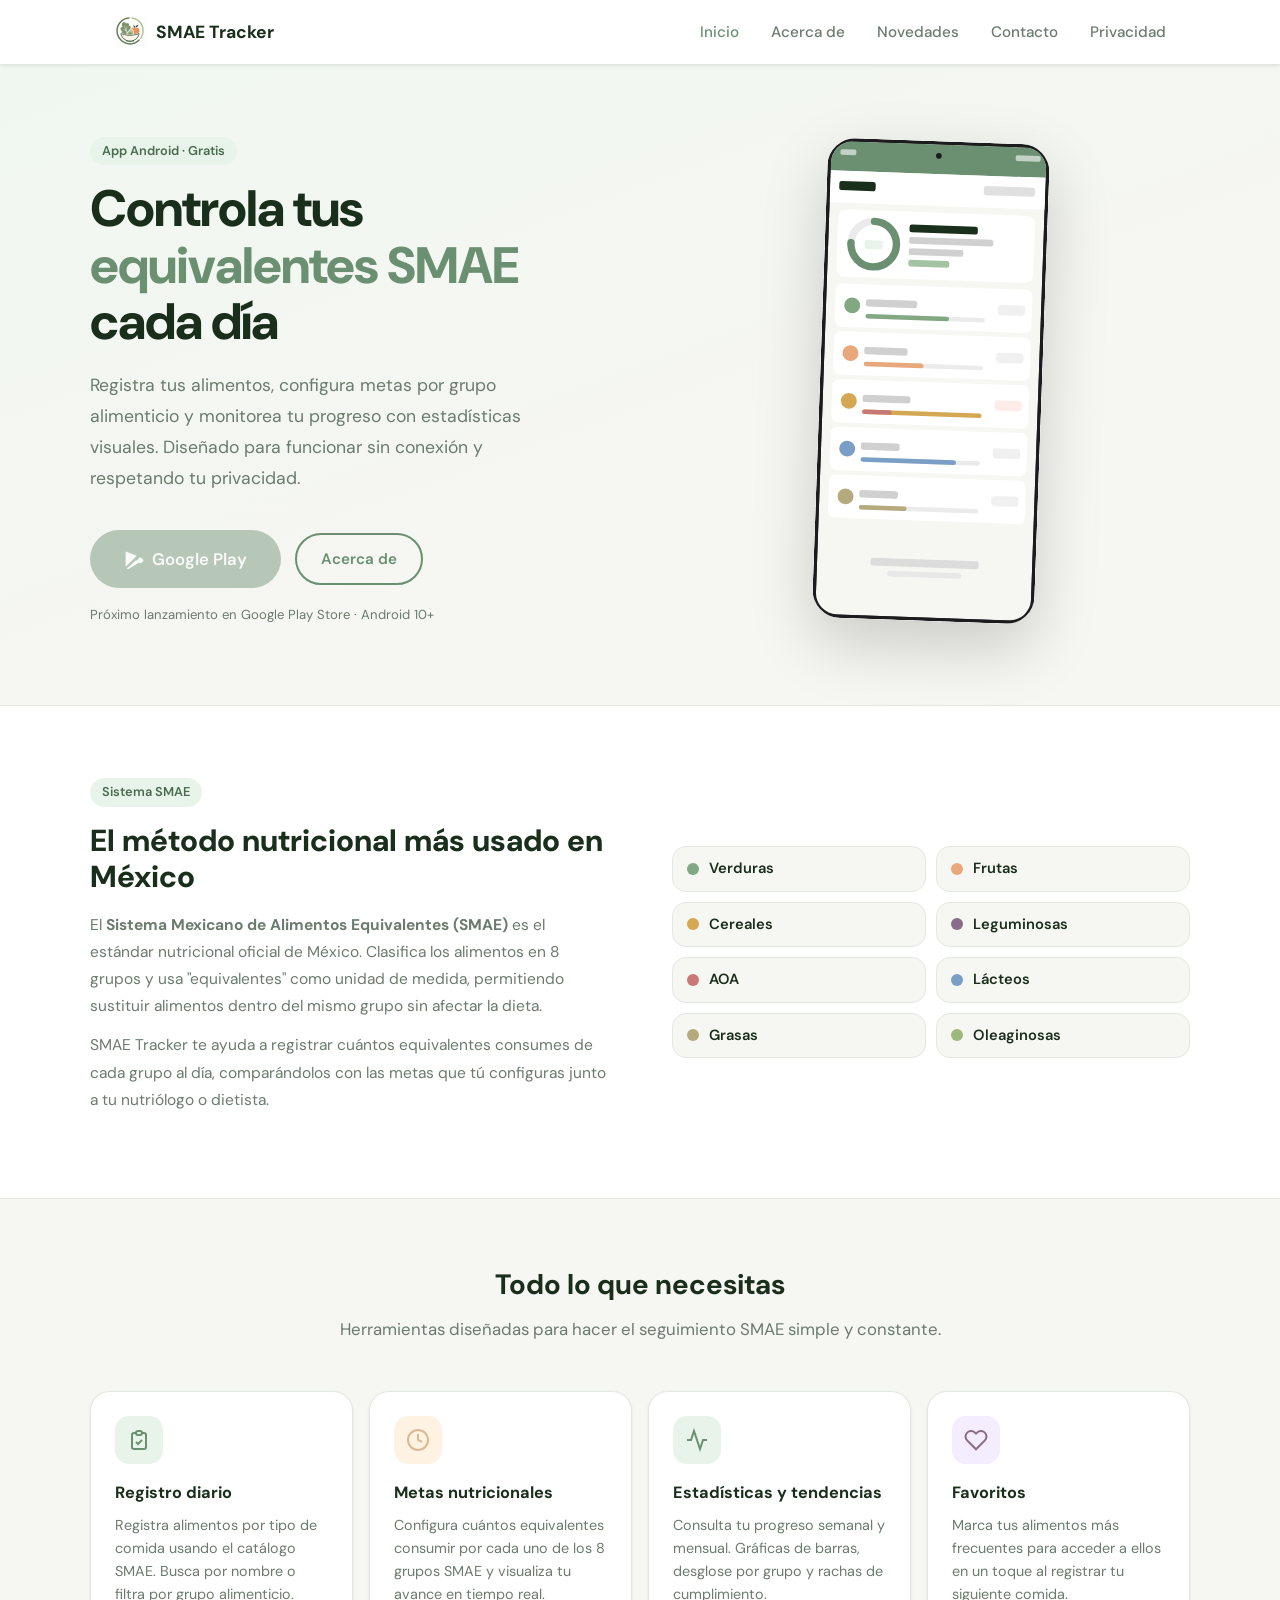
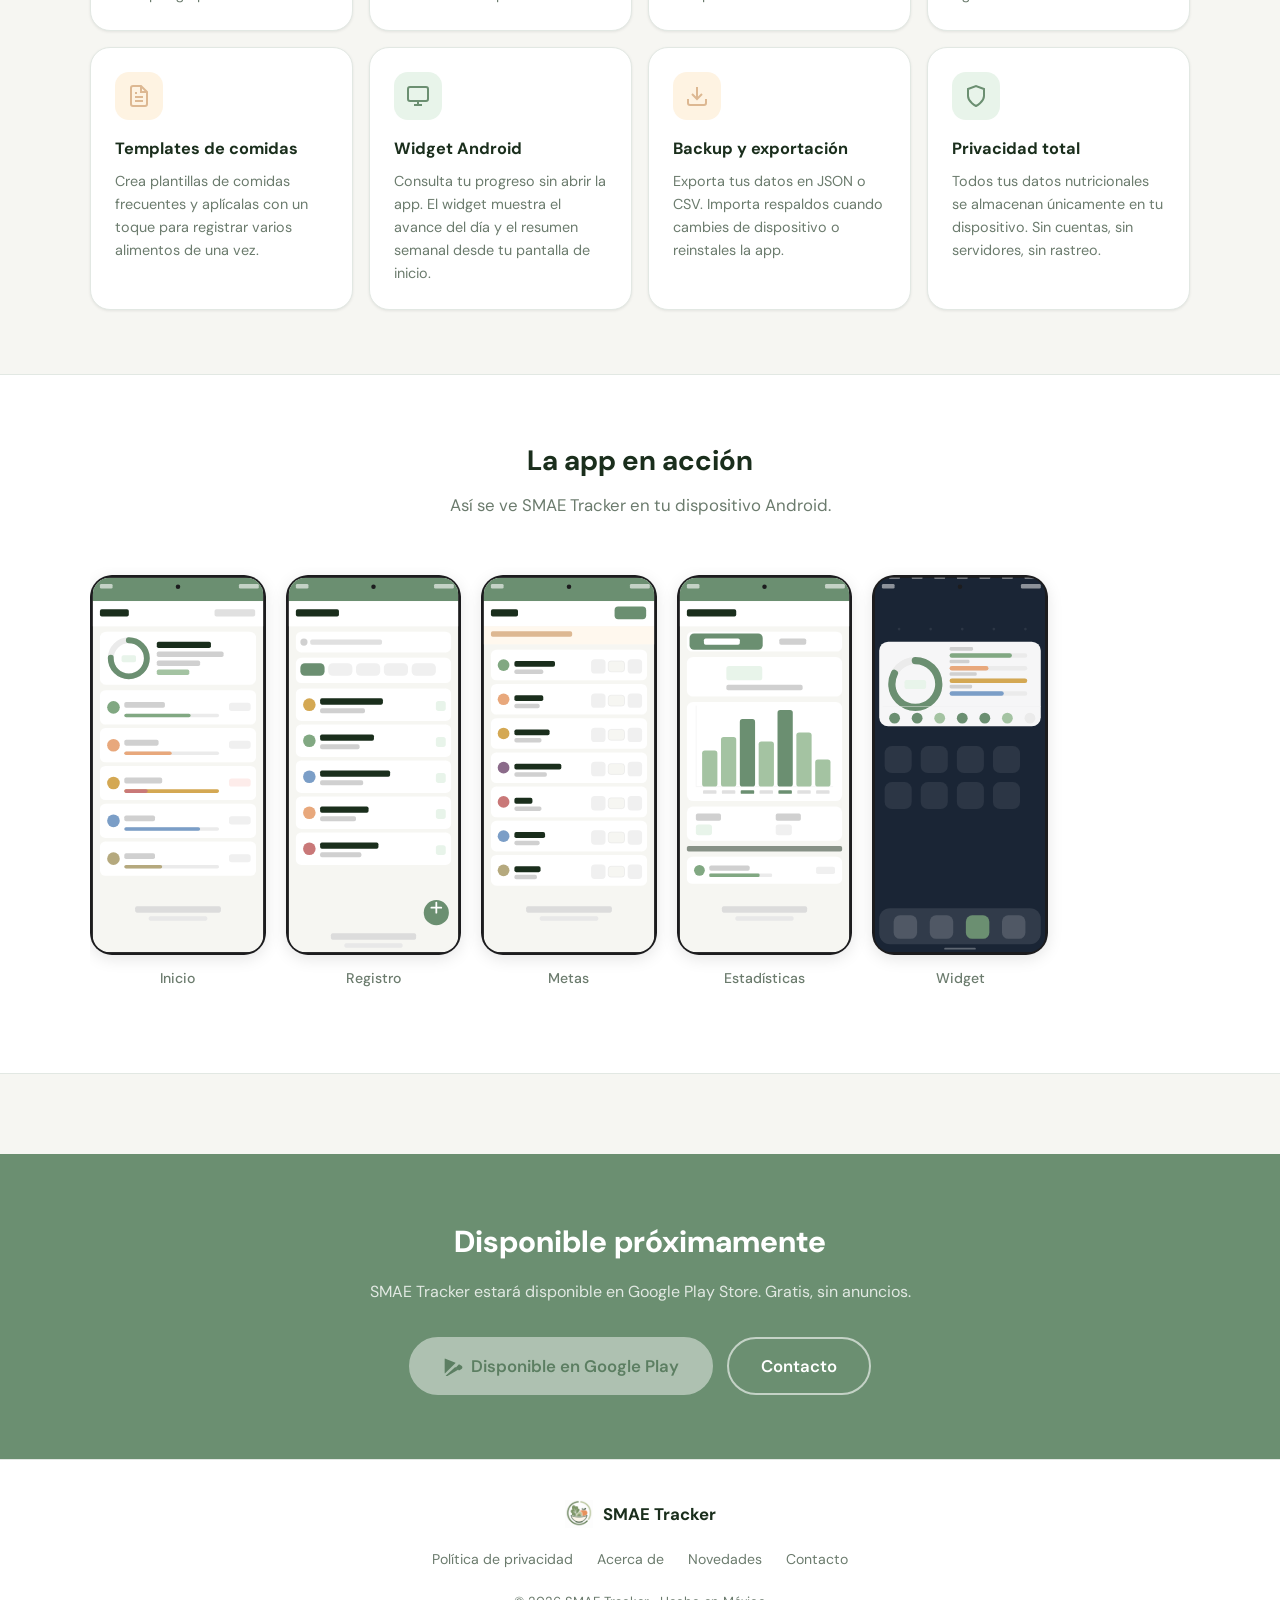
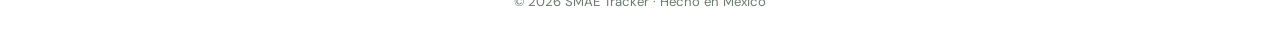
<file: gh-pages/index.html>
<!DOCTYPE html>
<html lang="es">
<head>
  <meta charset="UTF-8"/>
  <meta name="viewport" content="width=device-width, initial-scale=1.0"/>
  <title>SMAE Tracker — Controla tus equivalentes SMAE</title>
  <meta name="description" content="Aplicación Android para el seguimiento diario de alimentos usando el Sistema Mexicano de Alimentos Equivalentes (SMAE). Metas, estadísticas y widget."/>
  <link rel="icon" type="image/png" href="assets/favicon.png"/>
  <link rel="apple-touch-icon" href="assets/apple-touch-icon.png"/>
  <link rel="stylesheet" href="css/styles.css"/>
  <style>
    /* ── Hero ───────────────────────────────────────────────────────────────── */
    .hero {
      padding: 72px 24px 80px;
      background: linear-gradient(160deg, #f0f7f1 0%, var(--surface) 60%);
    }
    .hero__inner {
      max-width: 1100px; margin: 0 auto;
      display: grid; grid-template-columns: 1fr 1fr;
      align-items: center; gap: 64px;
    }
    .hero__title {
      font-size: clamp(2.2rem, 5vw, 3.2rem);
      font-weight: 800; line-height: 1.1;
      margin-bottom: 20px;
      letter-spacing: -1px;
    }
    .hero__title span { color: var(--sage); }
    .hero__desc {
      font-size: 1.1rem; color: var(--text-muted);
      line-height: 1.75; margin-bottom: 36px; max-width: 480px;
    }
    .hero__actions { display: flex; align-items: center; gap: 14px; flex-wrap: wrap; }
    .hero__note { font-size: .82rem; color: var(--text-muted); margin-top: 16px; }
    .hero__mockup {
      display: flex; justify-content: center; align-items: center;
    }
    .hero__mockup img {
      height: 480px; border-radius: 28px;
      box-shadow: 0 24px 64px rgba(0,0,0,.18);
      transform: rotate(2deg);
      transition: transform .3s;
    }
    .hero__mockup img:hover { transform: rotate(0deg) scale(1.02); }

    /* ── SMAE section ───────────────────────────────────────────────────────── */
    .smae-section {
      background: white;
      padding: 72px 24px;
      border-top: 1px solid var(--border);
      border-bottom: 1px solid var(--border);
    }
    .smae-section__inner { max-width: 1100px; margin: 0 auto; }
    .smae-layout {
      display: grid; grid-template-columns: 1fr 1fr;
      align-items: center; gap: 64px;
    }
    .smae-text h2 { font-size: 1.9rem; font-weight: 800; margin-bottom: 16px; line-height: 1.2; }
    .smae-text p  { font-size: .97rem; color: var(--text-muted); line-height: 1.75; margin-bottom: 12px; }
    .groups-grid {
      display: grid; grid-template-columns: repeat(2, 1fr); gap: 10px;
    }
    .group-chip {
      display: flex; align-items: center; gap: 10px;
      background: var(--surface); border-radius: var(--radius-md);
      padding: 10px 14px; border: 1px solid var(--border);
    }
    .group-dot { width: 12px; height: 12px; border-radius: 50%; flex-shrink: 0; }
    .group-chip__name { font-size: .92rem; font-weight: 600; }

    /* ── Features ───────────────────────────────────────────────────────────── */
    .features-grid {
      display: grid;
      grid-template-columns: repeat(auto-fill, minmax(260px, 1fr));
      gap: 16px;
    }
    .feature-card {
      background: white; border-radius: var(--radius-lg);
      padding: 24px; box-shadow: var(--shadow-sm);
      border: 1px solid var(--border);
      transition: box-shadow .2s, transform .15s;
    }
    .feature-card:hover { box-shadow: var(--shadow-md); transform: translateY(-2px); }
    .feature-card__icon {
      width: 48px; height: 48px; border-radius: 14px;
      display: flex; align-items: center; justify-content: center;
      margin-bottom: 16px;
    }
    .feature-card h3 { font-size: 1.02rem; font-weight: 700; margin-bottom: 8px; }
    .feature-card p  { font-size: .9rem; color: var(--text-muted); line-height: 1.6; }

    /* ── Screenshots ────────────────────────────────────────────────────────── */
    .screenshots-track {
      display: flex; gap: 20px;
      overflow-x: auto; padding: 8px 0 20px;
      scroll-snap-type: x mandatory;
      scrollbar-width: none;
    }
    .screenshots-track::-webkit-scrollbar { display: none; }
    .screenshot-item { flex: 0 0 auto; scroll-snap-align: start; text-align: center; }
    .screenshot-item img {
      height: 380px; border-radius: 22px;
      box-shadow: var(--shadow-md);
      transition: transform .2s;
    }
    .screenshot-item img:hover { transform: scale(1.02); }
    .screenshot-item p {
      margin-top: 12px; font-size: .88rem;
      color: var(--text-muted); font-weight: 500;
    }

    /* ── CTA banner ─────────────────────────────────────────────────────────── */
    .cta-banner {
      background: var(--sage);
      padding: 64px 24px; text-align: center;
      margin-top: 80px;
    }
    .cta-banner h2 { font-size: 1.9rem; font-weight: 800; color: white; margin-bottom: 12px; }
    .cta-banner p  { font-size: 1rem; color: rgba(255,255,255,.8); margin-bottom: 32px; }
    .btn--white {
      background: white; color: var(--sage-dark);
      border-color: white;
    }
    .btn--white:hover { background: var(--surface); }
    .btn--white-outline {
      border-color: rgba(255,255,255,.6); color: white; background: transparent;
    }
    .btn--white-outline:hover { background: rgba(255,255,255,.1); }

    /* ── Responsive ─────────────────────────────────────────────────────────── */
    @media (max-width: 860px) {
      .hero__inner   { grid-template-columns: 1fr; gap: 48px; }
      .hero__mockup  { order: -1; }
      .hero__mockup img { height: 340px; transform: none; }
      .hero__title   { font-size: 2.2rem; }
      .smae-layout   { grid-template-columns: 1fr; gap: 40px; }
    }
    @media (max-width: 480px) {
      .hero { padding: 48px 20px 56px; }
      .hero__mockup img { height: 280px; }
      .groups-grid { grid-template-columns: 1fr 1fr; }
      .cta-banner { padding: 48px 20px; }
      .cta-banner h2 { font-size: 1.5rem; }
    }
  </style>
</head>
<body>

  <!-- ── Nav ─────────────────────────────────────────────────────────────── -->
  <nav class="nav">
    <div class="nav__inner">
      <a href="index.html" class="nav__brand">
        <img src="assets/logo.png" alt="SMAE Tracker"/>
        SMAE Tracker
      </a>
      <ul class="nav__links">
        <li><a href="index.html"          data-nav>Inicio</a></li>
        <li><a href="about.html"          data-nav>Acerca de</a></li>
        <li><a href="changelog.html"      data-nav>Novedades</a></li>
        <li><a href="contact.html"        data-nav>Contacto</a></li>
        <li><a href="privacy-policy.html" data-nav>Privacidad</a></li>
      </ul>
      <button class="nav__toggle" id="nav-toggle" aria-label="Menú" aria-expanded="false">
        <svg width="22" height="22" fill="none" stroke="currentColor" stroke-width="2" stroke-linecap="round">
          <line x1="3" y1="6"  x2="19" y2="6"/>
          <line x1="3" y1="11" x2="19" y2="11"/>
          <line x1="3" y1="16" x2="19" y2="16"/>
        </svg>
      </button>
    </div>
    <div class="nav__mobile" id="nav-mobile">
      <a href="index.html"          data-nav>Inicio</a>
      <a href="about.html"          data-nav>Acerca de</a>
      <a href="changelog.html"      data-nav>Novedades</a>
      <a href="contact.html"        data-nav>Contacto</a>
      <a href="privacy-policy.html" data-nav>Privacidad</a>
    </div>
  </nav>

  <main>

    <!-- ── Hero ──────────────────────────────────────────────────────────── -->
    <section class="hero">
      <div class="hero__inner">
        <div class="hero__text">
          <div class="badge">App Android · Gratis</div>
          <h1 class="hero__title">
            Controla tus<br/>
            <span>equivalentes SMAE</span><br/>
            cada día
          </h1>
          <p class="hero__desc">
            Registra tus alimentos, configura metas por grupo alimenticio
            y monitorea tu progreso con estadísticas visuales.
            Diseñado para funcionar sin conexión y respetando tu privacidad.
          </p>
          <div class="hero__actions">
            <a href="#" class="btn btn--primary btn--lg btn--disabled" aria-disabled="true">
              <svg width="20" height="20" viewBox="0 0 24 24" fill="currentColor">
                <path d="M3.18 23.76a2.5 2.5 0 0 0 2.59-.14L18.1 16.5l-3.4-3.4-11.52 10.66zm-1-20.8C2.07 3.4 2 3.9 2 4.42v15.16c0 .52.07 1 .18 1.44l.07.07L15.07 8.26l-.07-.06L2.18 2.96zm20.07 8.7-3.07-1.74-3.74 3.74 3.74 3.74 3.1-1.76a2.5 2.5 0 0 0 0-4z"/>
              </svg>
              Google Play
            </a>
            <a href="about.html" class="btn btn--outline">Acerca de</a>
          </div>
          <p class="hero__note">Próximo lanzamiento en Google Play Store · Android 10+</p>
        </div>

        <div class="hero__mockup">
          <img src="assets/screenshots/dashboard.svg" alt="SMAE Tracker — Pantalla de inicio"/>
        </div>
      </div>
    </section>

    <!-- ── ¿Qué es SMAE? ──────────────────────────────────────────────────── -->
    <section class="smae-section">
      <div class="smae-section__inner">
        <div class="smae-layout">

          <div class="smae-text">
            <div class="badge">Sistema SMAE</div>
            <h2>El método nutricional más usado en México</h2>
            <p>
              El <strong>Sistema Mexicano de Alimentos Equivalentes (SMAE)</strong> es
              el estándar nutricional oficial de México. Clasifica los alimentos en
              8 grupos y usa "equivalentes" como unidad de medida, permitiendo sustituir
              alimentos dentro del mismo grupo sin afectar la dieta.
            </p>
            <p>
              SMAE Tracker te ayuda a registrar cuántos equivalentes consumes de cada
              grupo al día, comparándolos con las metas que tú configuras junto a
              tu nutriólogo o dietista.
            </p>
          </div>

          <div class="groups-grid">
            <div class="group-chip">
              <div class="group-dot" style="background:#81A882;"></div>
              <span class="group-chip__name">Verduras</span>
            </div>
            <div class="group-chip">
              <div class="group-dot" style="background:#E8A87C;"></div>
              <span class="group-chip__name">Frutas</span>
            </div>
            <div class="group-chip">
              <div class="group-dot" style="background:#D4A853;"></div>
              <span class="group-chip__name">Cereales</span>
            </div>
            <div class="group-chip">
              <div class="group-dot" style="background:#8B6B8A;"></div>
              <span class="group-chip__name">Leguminosas</span>
            </div>
            <div class="group-chip">
              <div class="group-dot" style="background:#C97878;"></div>
              <span class="group-chip__name">AOA</span>
            </div>
            <div class="group-chip">
              <div class="group-dot" style="background:#7B9EC7;"></div>
              <span class="group-chip__name">Lácteos</span>
            </div>
            <div class="group-chip">
              <div class="group-dot" style="background:#B5A97E;"></div>
              <span class="group-chip__name">Grasas</span>
            </div>
            <div class="group-chip">
              <div class="group-dot" style="background:#9DB87A;"></div>
              <span class="group-chip__name">Oleaginosas</span>
            </div>
          </div>

        </div>
      </div>
    </section>

    <!-- ── Features ──────────────────────────────────────────────────────── -->
    <section class="section">
      <div class="section__inner">
        <h2 class="section__title">Todo lo que necesitas</h2>
        <p class="section__subtitle">Herramientas diseñadas para hacer el seguimiento SMAE simple y constante.</p>

        <div class="features-grid">

          <div class="feature-card">
            <div class="feature-card__icon" style="background:#E8F4EA;">
              <svg width="24" height="24" fill="none" stroke="#6B8F71" stroke-width="2" viewBox="0 0 24 24">
                <path d="M9 5H7a2 2 0 00-2 2v12a2 2 0 002 2h10a2 2 0 002-2V7a2 2 0 00-2-2h-2M9 5a2 2 0 002 2h2a2 2 0 002-2M9 5a2 2 0 012-2h2a2 2 0 012 2m-6 9l2 2 4-4"/>
              </svg>
            </div>
            <h3>Registro diario</h3>
            <p>Registra alimentos por tipo de comida usando el catálogo SMAE. Busca por nombre o filtra por grupo alimenticio.</p>
          </div>

          <div class="feature-card">
            <div class="feature-card__icon" style="background:#FEF3E2;">
              <svg width="24" height="24" fill="none" stroke="#DDB892" stroke-width="2" viewBox="0 0 24 24">
                <circle cx="12" cy="12" r="10"/>
                <path d="M12 6v6l4 2"/>
              </svg>
            </div>
            <h3>Metas nutricionales</h3>
            <p>Configura cuántos equivalentes consumir por cada uno de los 8 grupos SMAE y visualiza tu avance en tiempo real.</p>
          </div>

          <div class="feature-card">
            <div class="feature-card__icon" style="background:#E8F4EA;">
              <svg width="24" height="24" fill="none" stroke="#6B8F71" stroke-width="2" viewBox="0 0 24 24">
                <polyline points="22 12 18 12 15 21 9 3 6 12 2 12"/>
              </svg>
            </div>
            <h3>Estadísticas y tendencias</h3>
            <p>Consulta tu progreso semanal y mensual. Gráficas de barras, desglose por grupo y rachas de cumplimiento.</p>
          </div>

          <div class="feature-card">
            <div class="feature-card__icon" style="background:#F3EDFF;">
              <svg width="24" height="24" fill="none" stroke="#8B6B8A" stroke-width="2" viewBox="0 0 24 24">
                <path d="M20.84 4.61a5.5 5.5 0 00-7.78 0L12 5.67l-1.06-1.06a5.5 5.5 0 00-7.78 7.78l1.06 1.06L12 21.23l7.78-7.78 1.06-1.06a5.5 5.5 0 000-7.78z"/>
              </svg>
            </div>
            <h3>Favoritos</h3>
            <p>Marca tus alimentos más frecuentes para acceder a ellos en un toque al registrar tu siguiente comida.</p>
          </div>

          <div class="feature-card">
            <div class="feature-card__icon" style="background:#FEF3E2;">
              <svg width="24" height="24" fill="none" stroke="#DDB892" stroke-width="2" viewBox="0 0 24 24">
                <path d="M14 2H6a2 2 0 00-2 2v16a2 2 0 002 2h12a2 2 0 002-2V8z"/>
                <polyline points="14 2 14 8 20 8"/>
                <line x1="16" y1="13" x2="8" y2="13"/>
                <line x1="16" y1="17" x2="8" y2="17"/>
                <polyline points="10 9 9 9 8 9"/>
              </svg>
            </div>
            <h3>Templates de comidas</h3>
            <p>Crea plantillas de comidas frecuentes y aplícalas con un toque para registrar varios alimentos de una vez.</p>
          </div>

          <div class="feature-card">
            <div class="feature-card__icon" style="background:#E8F4EA;">
              <svg width="24" height="24" fill="none" stroke="#6B8F71" stroke-width="2" viewBox="0 0 24 24">
                <rect x="2" y="3" width="20" height="14" rx="2"/>
                <path d="M8 21h8M12 17v4"/>
              </svg>
            </div>
            <h3>Widget Android</h3>
            <p>Consulta tu progreso sin abrir la app. El widget muestra el avance del día y el resumen semanal desde tu pantalla de inicio.</p>
          </div>

          <div class="feature-card">
            <div class="feature-card__icon" style="background:#FEF3E2;">
              <svg width="24" height="24" fill="none" stroke="#DDB892" stroke-width="2" viewBox="0 0 24 24">
                <path d="M21 15v4a2 2 0 01-2 2H5a2 2 0 01-2-2v-4"/>
                <polyline points="7 10 12 15 17 10"/>
                <line x1="12" y1="15" x2="12" y2="3"/>
              </svg>
            </div>
            <h3>Backup y exportación</h3>
            <p>Exporta tus datos en JSON o CSV. Importa respaldos cuando cambies de dispositivo o reinstales la app.</p>
          </div>

          <div class="feature-card">
            <div class="feature-card__icon" style="background:#E8F4EA;">
              <svg width="24" height="24" fill="none" stroke="#6B8F71" stroke-width="2" viewBox="0 0 24 24">
                <path d="M12 22s8-4 8-10V5l-8-3-8 3v7c0 6 8 10 8 10z"/>
              </svg>
            </div>
            <h3>Privacidad total</h3>
            <p>Todos tus datos nutricionales se almacenan únicamente en tu dispositivo. Sin cuentas, sin servidores, sin rastreo.</p>
          </div>

        </div>
      </div>
    </section>

    <!-- ── Screenshots ────────────────────────────────────────────────────── -->
    <section class="section" style="background:white; border-top:1px solid var(--border); border-bottom:1px solid var(--border);">
      <div class="section__inner">
        <h2 class="section__title">La app en acción</h2>
        <p class="section__subtitle">Así se ve SMAE Tracker en tu dispositivo Android.</p>

        <div class="screenshots-track">
          <div class="screenshot-item">
            <img src="assets/screenshots/dashboard.svg" alt="Pantalla de inicio"/>
            <p>Inicio</p>
          </div>
          <div class="screenshot-item">
            <img src="assets/screenshots/register.svg" alt="Registro de alimentos"/>
            <p>Registro</p>
          </div>
          <div class="screenshot-item">
            <img src="assets/screenshots/goals.svg" alt="Configuración de metas"/>
            <p>Metas</p>
          </div>
          <div class="screenshot-item">
            <img src="assets/screenshots/statistics.svg" alt="Estadísticas"/>
            <p>Estadísticas</p>
          </div>
          <div class="screenshot-item">
            <img src="assets/screenshots/widget.svg" alt="Widget Android"/>
            <p>Widget</p>
          </div>
        </div>
      </div>
    </section>

    <!-- ── CTA ────────────────────────────────────────────────────────────── -->
    <section class="cta-banner">
      <h2>Disponible próximamente</h2>
      <p>SMAE Tracker estará disponible en Google Play Store. Gratis, sin anuncios.</p>
      <div style="display:flex; justify-content:center; gap:14px; flex-wrap:wrap;">
        <a href="#" class="btn btn--white btn--lg btn--disabled" aria-disabled="true">
          <svg width="20" height="20" viewBox="0 0 24 24" fill="currentColor">
            <path d="M3.18 23.76a2.5 2.5 0 0 0 2.59-.14L18.1 16.5l-3.4-3.4-11.52 10.66zm-1-20.8C2.07 3.4 2 3.9 2 4.42v15.16c0 .52.07 1 .18 1.44l.07.07L15.07 8.26l-.07-.06L2.18 2.96zm20.07 8.7-3.07-1.74-3.74 3.74 3.74 3.74 3.1-1.76a2.5 2.5 0 0 0 0-4z"/>
          </svg>
          Disponible en Google Play
        </a>
        <a href="contact.html" class="btn btn--white-outline btn--lg">Contacto</a>
      </div>
    </section>

  </main>

  <!-- ── Footer ──────────────────────────────────────────────────────────── -->
  <footer class="footer" style="margin-top:0;">
    <div class="footer__inner">
      <div class="footer__brand">
        <img src="assets/logo.png" alt="SMAE Tracker"/>
        SMAE Tracker
      </div>
      <nav class="footer__links">
        <a href="privacy-policy.html">Política de privacidad</a>
        <a href="about.html">Acerca de</a>
        <a href="changelog.html">Novedades</a>
        <a href="contact.html">Contacto</a>
      </nav>
      <p class="footer__copy">© 2026 SMAE Tracker · Hecho en México</p>
    </div>
  </footer>

  <script src="js/main.js"></script>
</body>
</html>
</file>
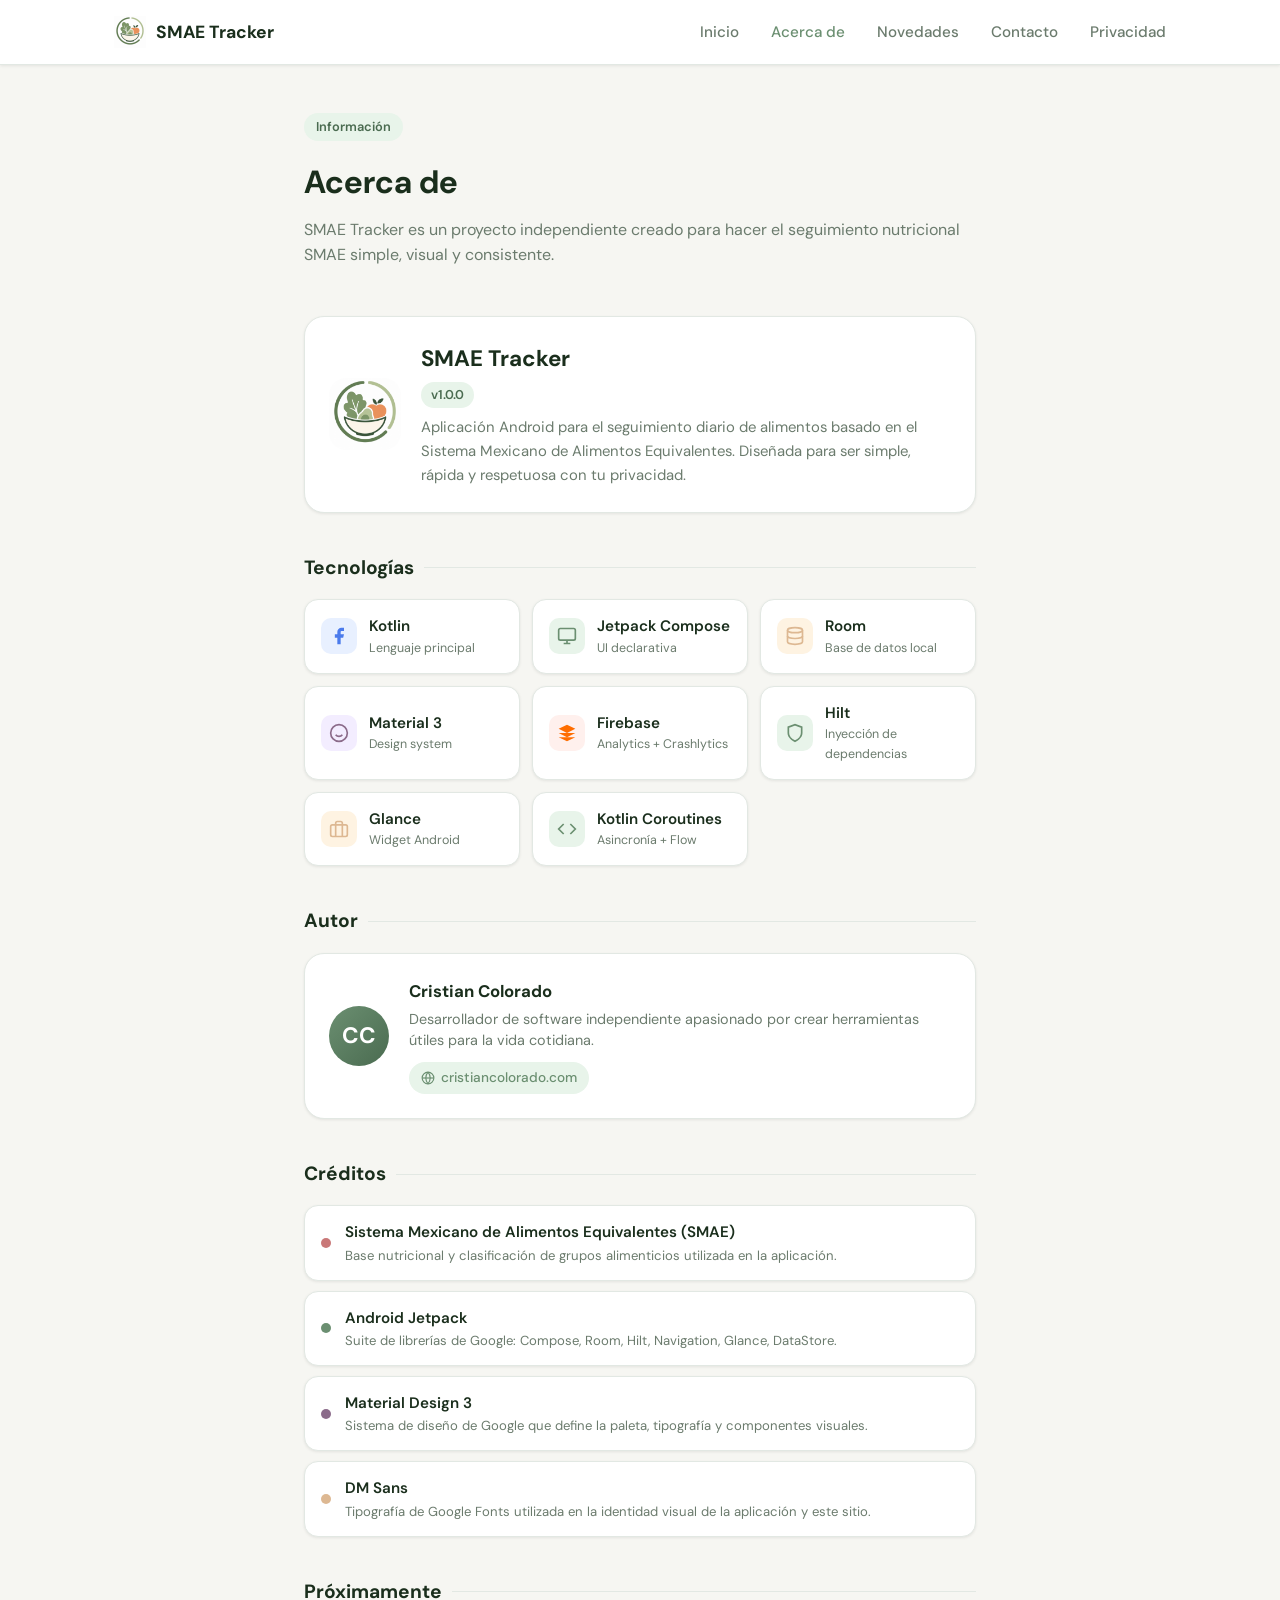
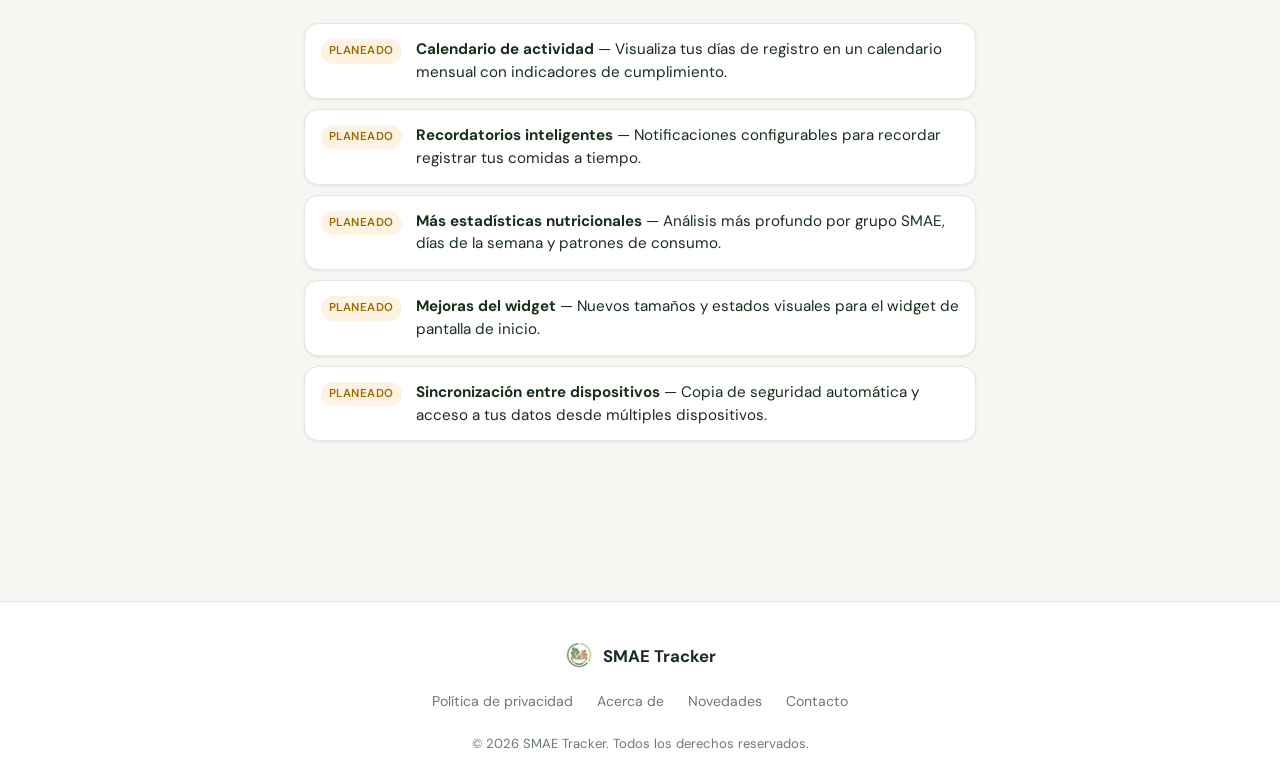
<file: gh-pages/about.html>
<!DOCTYPE html>
<html lang="es">
<head>
  <meta charset="UTF-8"/>
  <meta name="viewport" content="width=device-width, initial-scale=1.0"/>
  <title>Acerca de — SMAE Tracker</title>
  <meta name="description" content="Conoce más sobre SMAE Tracker, sus tecnologías, el autor y las próximas funcionalidades."/>
  <link rel="icon" type="image/png" href="assets/favicon.png"/>
  <link rel="apple-touch-icon" href="assets/apple-touch-icon.png"/>
  <link rel="stylesheet" href="css/styles.css"/>
  <style>
    .about { max-width: 720px; margin: 0 auto; padding: 48px 24px 80px; }
    .about h1 { font-size: 2rem; margin-bottom: 8px; }
    .about .subtitle { font-size: 1rem; color: var(--text-muted); margin-bottom: 48px; }

    /* App identity card */
    .app-card {
      display: flex; align-items: center; gap: 20px;
      background: white; border-radius: var(--radius-lg);
      padding: 24px; box-shadow: var(--shadow-sm);
      border: 1px solid var(--border); margin-bottom: 40px;
    }
    .app-card img { width: 72px; height: 72px; border-radius: 18px; flex-shrink: 0; }
    .app-card__name { font-size: 1.4rem; font-weight: 700; margin-bottom: 4px; }
    .app-card__version {
      display: inline-block; font-size: .8rem; font-weight: 600;
      background: #E8F4EA; color: var(--sage-dark);
      padding: 3px 10px; border-radius: var(--radius-full); margin-bottom: 8px;
    }
    .app-card__desc { font-size: .93rem; color: var(--text-muted); line-height: 1.6; }

    /* Section headers */
    .about h2 {
      font-size: 1.2rem; font-weight: 700;
      color: var(--text); margin: 40px 0 16px;
      display: flex; align-items: center; gap: 10px;
    }
    .about h2::after {
      content: ''; flex: 1; height: 1px; background: var(--border);
    }

    /* Tech stack grid */
    .tech-grid {
      display: grid; grid-template-columns: repeat(auto-fill, minmax(200px, 1fr));
      gap: 12px;
    }
    .tech-item {
      display: flex; align-items: center; gap: 12px;
      background: white; border-radius: var(--radius-md);
      padding: 14px 16px; box-shadow: var(--shadow-sm);
      border: 1px solid var(--border);
    }
    .tech-item__icon {
      width: 36px; height: 36px; border-radius: 10px;
      display: flex; align-items: center; justify-content: center;
      flex-shrink: 0; font-size: 1rem;
    }
    .tech-item__name  { font-size: .95rem; font-weight: 600; }
    .tech-item__label { font-size: .78rem; color: var(--text-muted); }

    /* Author card */
    .author-card {
      display: flex; align-items: center; gap: 20px;
      background: white; border-radius: var(--radius-lg);
      padding: 24px; box-shadow: var(--shadow-sm);
      border: 1px solid var(--border);
    }
    .author-avatar {
      width: 60px; height: 60px; border-radius: 50%;
      background: linear-gradient(135deg, var(--sage), var(--sage-dark));
      display: flex; align-items: center; justify-content: center;
      font-size: 1.4rem; font-weight: 700; color: white; flex-shrink: 0;
    }
    .author-card__name  { font-size: 1.05rem; font-weight: 700; margin-bottom: 4px; }
    .author-card__links { display: flex; flex-wrap: wrap; gap: 8px; margin-top: 10px; }
    .author-link {
      display: inline-flex; align-items: center; gap: 6px;
      font-size: .85rem; font-weight: 500; color: var(--sage);
      background: #E8F4EA; padding: 5px 12px; border-radius: var(--radius-full);
      transition: opacity .15s;
    }
    .author-link:hover { opacity: .8; }

    /* Credits */
    .credits-list {
      display: flex; flex-direction: column; gap: 10px;
    }
    .credit-item {
      display: flex; align-items: center; gap: 14px;
      background: white; border-radius: var(--radius-md);
      padding: 14px 16px; box-shadow: var(--shadow-sm);
      border: 1px solid var(--border);
    }
    .credit-item__dot {
      width: 10px; height: 10px; border-radius: 50%;
      background: var(--sage-muted); flex-shrink: 0;
    }
    .credit-item__name  { font-size: .95rem; font-weight: 600; }
    .credit-item__desc  { font-size: .82rem; color: var(--text-muted); }

    /* Roadmap */
    .roadmap-list {
      display: flex; flex-direction: column; gap: 10px;
    }
    .roadmap-item {
      display: flex; align-items: flex-start; gap: 14px;
      background: white; border-radius: var(--radius-md);
      padding: 14px 16px; box-shadow: var(--shadow-sm);
      border: 1px solid var(--border);
    }
    .roadmap-item__badge {
      font-size: .72rem; font-weight: 600; letter-spacing: .04em;
      text-transform: uppercase; padding: 3px 8px;
      border-radius: var(--radius-full); flex-shrink: 0; margin-top: 1px;
      background: #FEF3E2; color: #9A6B00;
    }
    .roadmap-item__text { font-size: .95rem; line-height: 1.5; }

    @media (max-width: 480px) {
      .app-card { flex-direction: column; text-align: center; }
      .author-card { flex-direction: column; text-align: center; }
      .author-card__links { justify-content: center; }
    }
  </style>
</head>
<body>

  <nav class="nav">
    <div class="nav__inner">
      <a href="index.html" class="nav__brand">
        <img src="assets/logo.png" alt="SMAE Tracker"/>
        SMAE Tracker
      </a>
      <ul class="nav__links">
        <li><a href="index.html"          data-nav>Inicio</a></li>
        <li><a href="about.html"          data-nav>Acerca de</a></li>
        <li><a href="changelog.html"      data-nav>Novedades</a></li>
        <li><a href="contact.html"        data-nav>Contacto</a></li>
        <li><a href="privacy-policy.html" data-nav>Privacidad</a></li>
      </ul>
      <button class="nav__toggle" id="nav-toggle" aria-label="Menú" aria-expanded="false">
        <svg width="22" height="22" fill="none" stroke="currentColor" stroke-width="2" stroke-linecap="round">
          <line x1="3" y1="6"  x2="19" y2="6"/>
          <line x1="3" y1="11" x2="19" y2="11"/>
          <line x1="3" y1="16" x2="19" y2="16"/>
        </svg>
      </button>
    </div>
    <div class="nav__mobile" id="nav-mobile">
      <a href="index.html"          data-nav>Inicio</a>
      <a href="about.html"          data-nav>Acerca de</a>
      <a href="changelog.html"      data-nav>Novedades</a>
      <a href="contact.html"        data-nav>Contacto</a>
      <a href="privacy-policy.html" data-nav>Privacidad</a>
    </div>
  </nav>

  <main>
    <div class="about">

      <div class="badge">Información</div>
      <h1>Acerca de</h1>
      <p class="subtitle">SMAE Tracker es un proyecto independiente creado para hacer el seguimiento nutricional SMAE simple, visual y consistente.</p>

      <!-- App identity -->
      <div class="app-card">
        <img src="assets/logo.png" alt="SMAE Tracker"/>
        <div>
          <div class="app-card__name">SMAE Tracker</div>
          <span class="app-card__version">v1.0.0</span>
          <p class="app-card__desc">
            Aplicación Android para el seguimiento diario de alimentos basado en el
            Sistema Mexicano de Alimentos Equivalentes. Diseñada para ser simple,
            rápida y respetuosa con tu privacidad.
          </p>
        </div>
      </div>

      <!-- Tech stack -->
      <h2>Tecnologías</h2>
      <div class="tech-grid">

        <div class="tech-item">
          <div class="tech-item__icon" style="background:#E8F0FF;">
            <svg width="20" height="20" viewBox="0 0 24 24" fill="#4B7BEC">
              <path d="M18 2h-3a5 5 0 00-5 5v3H7v4h3v8h4v-8h3l1-4h-4V7a1 1 0 011-1h3z"/>
            </svg>
          </div>
          <div>
            <div class="tech-item__name">Kotlin</div>
            <div class="tech-item__label">Lenguaje principal</div>
          </div>
        </div>

        <div class="tech-item">
          <div class="tech-item__icon" style="background:#E8F4EA;">
            <svg width="20" height="20" viewBox="0 0 24 24" fill="none" stroke="#6B8F71" stroke-width="2">
              <rect x="2" y="3" width="20" height="14" rx="2"/><path d="M8 21h8M12 17v4"/>
            </svg>
          </div>
          <div>
            <div class="tech-item__name">Jetpack Compose</div>
            <div class="tech-item__label">UI declarativa</div>
          </div>
        </div>

        <div class="tech-item">
          <div class="tech-item__icon" style="background:#FEF3E2;">
            <svg width="20" height="20" viewBox="0 0 24 24" fill="none" stroke="#DDB892" stroke-width="2">
              <ellipse cx="12" cy="5" rx="9" ry="3"/><path d="M21 12c0 1.66-4 3-9 3s-9-1.34-9-3"/><path d="M3 5v14c0 1.66 4 3 9 3s9-1.34 9-3V5"/>
            </svg>
          </div>
          <div>
            <div class="tech-item__name">Room</div>
            <div class="tech-item__label">Base de datos local</div>
          </div>
        </div>

        <div class="tech-item">
          <div class="tech-item__icon" style="background:#F3EDFF;">
            <svg width="20" height="20" viewBox="0 0 24 24" fill="none" stroke="#8B6B8A" stroke-width="2">
              <circle cx="12" cy="12" r="10"/>
              <path d="M8 14s1.5 2 4 2 4-2 4-2"/><line x1="9" y1="9" x2="9.01" y2="9"/><line x1="15" y1="9" x2="15.01" y2="9"/>
            </svg>
          </div>
          <div>
            <div class="tech-item__name">Material 3</div>
            <div class="tech-item__label">Design system</div>
          </div>
        </div>

        <div class="tech-item">
          <div class="tech-item__icon" style="background:#FFF0ED;">
            <svg width="20" height="20" viewBox="0 0 24 24" fill="#FF6D00">
              <path d="M12 2L2 7l10 5 10-5-10-5zM2 17l10 5 10-5M2 12l10 5 10-5"/>
            </svg>
          </div>
          <div>
            <div class="tech-item__name">Firebase</div>
            <div class="tech-item__label">Analytics + Crashlytics</div>
          </div>
        </div>

        <div class="tech-item">
          <div class="tech-item__icon" style="background:#E8F4EA;">
            <svg width="20" height="20" viewBox="0 0 24 24" fill="none" stroke="#6B8F71" stroke-width="2">
              <path d="M12 22s8-4 8-10V5l-8-3-8 3v7c0 6 8 10 8 10z"/>
            </svg>
          </div>
          <div>
            <div class="tech-item__name">Hilt</div>
            <div class="tech-item__label">Inyección de dependencias</div>
          </div>
        </div>

        <div class="tech-item">
          <div class="tech-item__icon" style="background:#FEF3E2;">
            <svg width="20" height="20" viewBox="0 0 24 24" fill="none" stroke="#DDB892" stroke-width="2">
              <rect x="2" y="7" width="20" height="14" rx="2"/><path d="M16 21V5a2 2 0 00-2-2h-4a2 2 0 00-2 2v16"/>
            </svg>
          </div>
          <div>
            <div class="tech-item__name">Glance</div>
            <div class="tech-item__label">Widget Android</div>
          </div>
        </div>

        <div class="tech-item">
          <div class="tech-item__icon" style="background:#E8F4EA;">
            <svg width="20" height="20" viewBox="0 0 24 24" fill="none" stroke="#6B8F71" stroke-width="2">
              <polyline points="16 18 22 12 16 6"/><polyline points="8 6 2 12 8 18"/>
            </svg>
          </div>
          <div>
            <div class="tech-item__name">Kotlin Coroutines</div>
            <div class="tech-item__label">Asincronía + Flow</div>
          </div>
        </div>

      </div>

      <!-- Author -->
      <h2>Autor</h2>
      <div class="author-card">
        <div class="author-avatar">CC</div>
        <div>
          <div class="author-card__name">Cristian Colorado</div>
          <p style="font-size:.9rem; color:var(--text-muted); line-height:1.5;">
            Desarrollador de software independiente apasionado por crear herramientas útiles para la vida cotidiana.
          </p>
          <div class="author-card__links">
            <a href="https://cristiancolorado.com" target="_blank" rel="noopener" class="author-link">
              <svg width="14" height="14" fill="none" stroke="currentColor" stroke-width="2" viewBox="0 0 24 24">
                <circle cx="12" cy="12" r="10"/>
                <line x1="2" y1="12" x2="22" y2="12"/>
                <path d="M12 2a15.3 15.3 0 010 20M12 2a15.3 15.3 0 000 20"/>
              </svg>
              cristiancolorado.com
            </a>
          </div>
        </div>
      </div>

      <!-- Credits -->
      <h2>Créditos</h2>
      <div class="credits-list">

        <div class="credit-item">
          <div class="credit-item__dot" style="background:#C97878;"></div>
          <div>
            <div class="credit-item__name">Sistema Mexicano de Alimentos Equivalentes (SMAE)</div>
            <div class="credit-item__desc">Base nutricional y clasificación de grupos alimenticios utilizada en la aplicación.</div>
          </div>
        </div>

        <div class="credit-item">
          <div class="credit-item__dot" style="background:#6B8F71;"></div>
          <div>
            <div class="credit-item__name">Android Jetpack</div>
            <div class="credit-item__desc">Suite de librerías de Google: Compose, Room, Hilt, Navigation, Glance, DataStore.</div>
          </div>
        </div>

        <div class="credit-item">
          <div class="credit-item__dot" style="background:#8B6B8A;"></div>
          <div>
            <div class="credit-item__name">Material Design 3</div>
            <div class="credit-item__desc">Sistema de diseño de Google que define la paleta, tipografía y componentes visuales.</div>
          </div>
        </div>

        <div class="credit-item">
          <div class="credit-item__dot" style="background:#DDB892;"></div>
          <div>
            <div class="credit-item__name">DM Sans</div>
            <div class="credit-item__desc">Tipografía de Google Fonts utilizada en la identidad visual de la aplicación y este sitio.</div>
          </div>
        </div>

      </div>

      <!-- Roadmap -->
      <h2>Próximamente</h2>
      <div class="roadmap-list">

        <div class="roadmap-item">
          <span class="roadmap-item__badge">Planeado</span>
          <div class="roadmap-item__text"><strong>Calendario de actividad</strong> — Visualiza tus días de registro en un calendario mensual con indicadores de cumplimiento.</div>
        </div>

        <div class="roadmap-item">
          <span class="roadmap-item__badge">Planeado</span>
          <div class="roadmap-item__text"><strong>Recordatorios inteligentes</strong> — Notificaciones configurables para recordar registrar tus comidas a tiempo.</div>
        </div>

        <div class="roadmap-item">
          <span class="roadmap-item__badge">Planeado</span>
          <div class="roadmap-item__text"><strong>Más estadísticas nutricionales</strong> — Análisis más profundo por grupo SMAE, días de la semana y patrones de consumo.</div>
        </div>

        <div class="roadmap-item">
          <span class="roadmap-item__badge">Planeado</span>
          <div class="roadmap-item__text"><strong>Mejoras del widget</strong> — Nuevos tamaños y estados visuales para el widget de pantalla de inicio.</div>
        </div>

        <div class="roadmap-item">
          <span class="roadmap-item__badge">Planeado</span>
          <div class="roadmap-item__text"><strong>Sincronización entre dispositivos</strong> — Copia de seguridad automática y acceso a tus datos desde múltiples dispositivos.</div>
        </div>

      </div>

    </div>
  </main>

  <footer class="footer">
    <div class="footer__inner">
      <div class="footer__brand">
        <img src="assets/logo.png" alt="SMAE Tracker"/>
        SMAE Tracker
      </div>
      <nav class="footer__links">
        <a href="privacy-policy.html">Política de privacidad</a>
        <a href="about.html">Acerca de</a>
        <a href="changelog.html">Novedades</a>
        <a href="contact.html">Contacto</a>
      </nav>
      <p class="footer__copy">© 2026 SMAE Tracker. Todos los derechos reservados.</p>
    </div>
  </footer>

  <script src="js/main.js"></script>
</body>
</html>
</file>
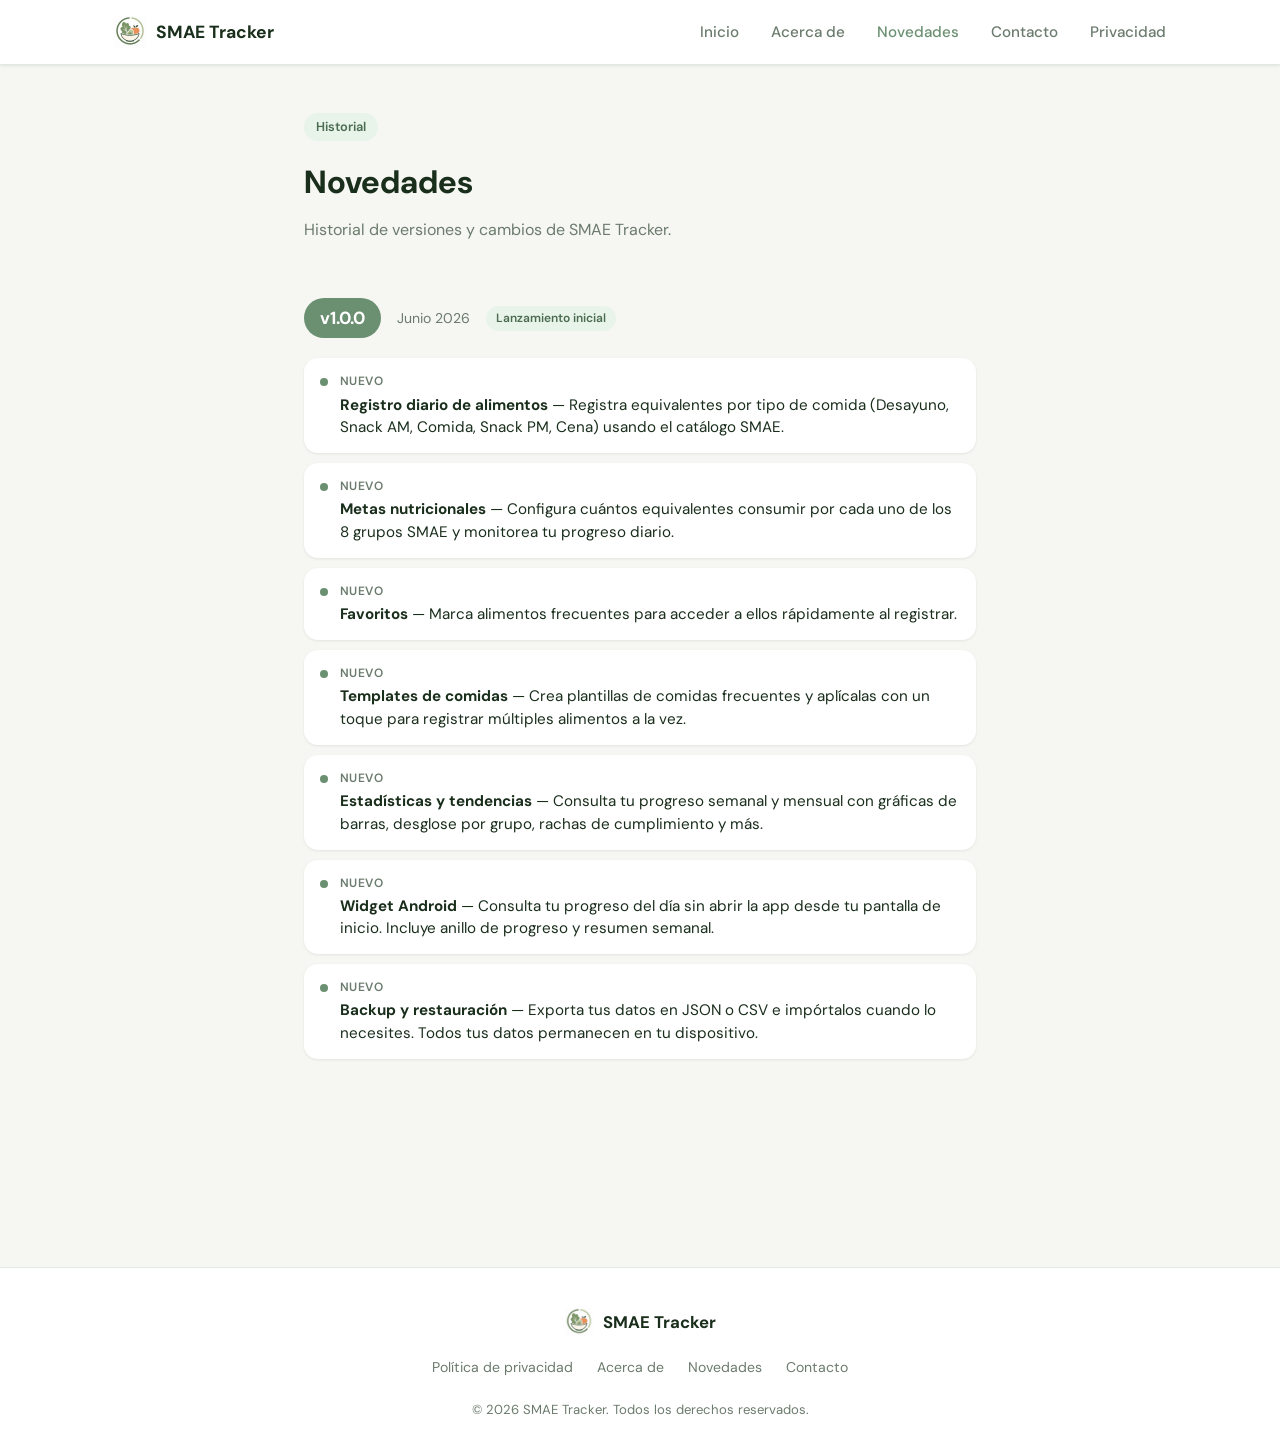
<file: gh-pages/changelog.html>
<!DOCTYPE html>
<html lang="es">
<head>
  <meta charset="UTF-8"/>
  <meta name="viewport" content="width=device-width, initial-scale=1.0"/>
  <title>Novedades — SMAE Tracker</title>
  <meta name="description" content="Historial de versiones y cambios de SMAE Tracker."/>
  <link rel="icon" type="image/png" href="assets/favicon.png"/>
  <link rel="apple-touch-icon" href="assets/apple-touch-icon.png"/>
  <link rel="stylesheet" href="css/styles.css"/>
  <style>
    .changelog { max-width: 720px; margin: 0 auto; padding: 48px 24px 80px; }
    .changelog h1 { font-size: 2rem; margin-bottom: 8px; }
    .changelog .subtitle { font-size: 1rem; color: var(--text-muted); margin-bottom: 56px; }
    .version { margin-bottom: 48px; }
    .version__header {
      display: flex; align-items: center; gap: 16px; margin-bottom: 20px;
    }
    .version__tag {
      font-size: 1.1rem; font-weight: 700;
      background: var(--sage); color: white;
      padding: 6px 16px; border-radius: var(--radius-full);
    }
    .version__tag--latest {
      background: var(--sage);
    }
    .version__date {
      font-size: .88rem; color: var(--text-muted);
    }
    .version__badge {
      font-size: .75rem; font-weight: 600;
      background: #E8F4EA; color: var(--sage-dark);
      padding: 3px 10px; border-radius: var(--radius-full);
    }
    .version__items {
      display: flex; flex-direction: column; gap: 10px;
    }
    .version__item {
      display: flex; align-items: flex-start; gap: 12px;
      background: white; border-radius: var(--radius-md);
      padding: 14px 16px; box-shadow: var(--shadow-sm);
    }
    .version__item-dot {
      width: 8px; height: 8px; border-radius: 50%;
      background: var(--sage); margin-top: 6px; flex-shrink: 0;
    }
    .version__item-text { font-size: .95rem; line-height: 1.5; }
    .version__item-label {
      font-size: .75rem; font-weight: 600; color: var(--text-muted);
      text-transform: uppercase; letter-spacing: .04em;
      margin-bottom: 2px;
    }
    .divider { border: none; border-top: 1px solid var(--border); margin: 40px 0; }
  </style>
</head>
<body>

  <nav class="nav">
    <div class="nav__inner">
      <a href="index.html" class="nav__brand">
        <img src="assets/logo.png" alt="SMAE Tracker"/>
        SMAE Tracker
      </a>
      <ul class="nav__links">
        <li><a href="index.html"          data-nav>Inicio</a></li>
        <li><a href="about.html"          data-nav>Acerca de</a></li>
        <li><a href="changelog.html"      data-nav>Novedades</a></li>
        <li><a href="contact.html"        data-nav>Contacto</a></li>
        <li><a href="privacy-policy.html" data-nav>Privacidad</a></li>
      </ul>
      <button class="nav__toggle" id="nav-toggle" aria-label="Menú" aria-expanded="false">
        <svg width="22" height="22" fill="none" stroke="currentColor" stroke-width="2" stroke-linecap="round">
          <line x1="3" y1="6"  x2="19" y2="6"/>
          <line x1="3" y1="11" x2="19" y2="11"/>
          <line x1="3" y1="16" x2="19" y2="16"/>
        </svg>
      </button>
    </div>
    <div class="nav__mobile" id="nav-mobile">
      <a href="index.html"          data-nav>Inicio</a>
      <a href="about.html"          data-nav>Acerca de</a>
      <a href="changelog.html"      data-nav>Novedades</a>
      <a href="contact.html"        data-nav>Contacto</a>
      <a href="privacy-policy.html" data-nav>Privacidad</a>
    </div>
  </nav>

  <main>
    <div class="changelog">

      <div class="badge">Historial</div>
      <h1>Novedades</h1>
      <p class="subtitle">Historial de versiones y cambios de SMAE Tracker.</p>

      <!-- v1.0.0 -->
      <div class="version">
        <div class="version__header">
          <span class="version__tag version__tag--latest">v1.0.0</span>
          <span class="version__date">Junio 2026</span>
          <span class="version__badge">Lanzamiento inicial</span>
        </div>
        <div class="version__items">

          <div class="version__item">
            <div class="version__item-dot"></div>
            <div>
              <div class="version__item-label">Nuevo</div>
              <div class="version__item-text"><strong>Registro diario de alimentos</strong> — Registra equivalentes por tipo de comida (Desayuno, Snack AM, Comida, Snack PM, Cena) usando el catálogo SMAE.</div>
            </div>
          </div>

          <div class="version__item">
            <div class="version__item-dot"></div>
            <div>
              <div class="version__item-label">Nuevo</div>
              <div class="version__item-text"><strong>Metas nutricionales</strong> — Configura cuántos equivalentes consumir por cada uno de los 8 grupos SMAE y monitorea tu progreso diario.</div>
            </div>
          </div>

          <div class="version__item">
            <div class="version__item-dot"></div>
            <div>
              <div class="version__item-label">Nuevo</div>
              <div class="version__item-text"><strong>Favoritos</strong> — Marca alimentos frecuentes para acceder a ellos rápidamente al registrar.</div>
            </div>
          </div>

          <div class="version__item">
            <div class="version__item-dot"></div>
            <div>
              <div class="version__item-label">Nuevo</div>
              <div class="version__item-text"><strong>Templates de comidas</strong> — Crea plantillas de comidas frecuentes y aplícalas con un toque para registrar múltiples alimentos a la vez.</div>
            </div>
          </div>

          <div class="version__item">
            <div class="version__item-dot"></div>
            <div>
              <div class="version__item-label">Nuevo</div>
              <div class="version__item-text"><strong>Estadísticas y tendencias</strong> — Consulta tu progreso semanal y mensual con gráficas de barras, desglose por grupo, rachas de cumplimiento y más.</div>
            </div>
          </div>

          <div class="version__item">
            <div class="version__item-dot"></div>
            <div>
              <div class="version__item-label">Nuevo</div>
              <div class="version__item-text"><strong>Widget Android</strong> — Consulta tu progreso del día sin abrir la app desde tu pantalla de inicio. Incluye anillo de progreso y resumen semanal.</div>
            </div>
          </div>

          <div class="version__item">
            <div class="version__item-dot"></div>
            <div>
              <div class="version__item-label">Nuevo</div>
              <div class="version__item-text"><strong>Backup y restauración</strong> — Exporta tus datos en JSON o CSV e impórtalos cuando lo necesites. Todos tus datos permanecen en tu dispositivo.</div>
            </div>
          </div>

        </div>
      </div>

    </div>
  </main>

  <footer class="footer">
    <div class="footer__inner">
      <div class="footer__brand">
        <img src="assets/logo.png" alt="SMAE Tracker"/>
        SMAE Tracker
      </div>
      <nav class="footer__links">
        <a href="privacy-policy.html">Política de privacidad</a>
        <a href="about.html">Acerca de</a>
        <a href="changelog.html">Novedades</a>
        <a href="contact.html">Contacto</a>
      </nav>
      <p class="footer__copy">© 2026 SMAE Tracker. Todos los derechos reservados.</p>
    </div>
  </footer>

  <script src="js/main.js"></script>
</body>
</html>
</file>
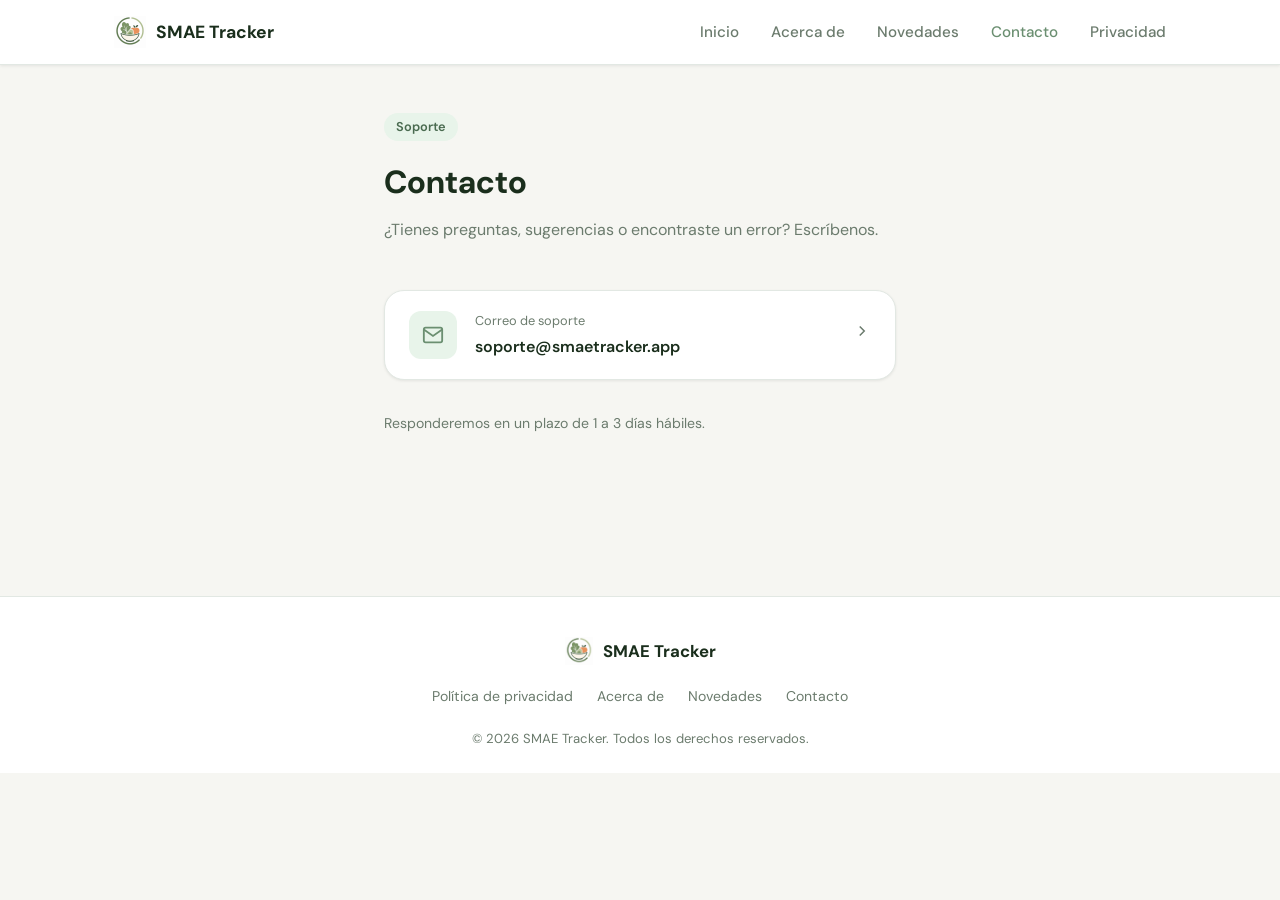
<file: gh-pages/contact.html>
<!DOCTYPE html>
<html lang="es">
<head>
  <meta charset="UTF-8"/>
  <meta name="viewport" content="width=device-width, initial-scale=1.0"/>
  <title>Contacto — SMAE Tracker</title>
  <meta name="description" content="Canal oficial de soporte y contacto para SMAE Tracker."/>
  <link rel="icon" type="image/png" href="assets/favicon.png"/>
  <link rel="apple-touch-icon" href="assets/apple-touch-icon.png"/>
  <link rel="stylesheet" href="css/styles.css"/>
  <style>
    .contact-page { max-width: 560px; margin: 0 auto; padding: 48px 24px 80px; }
    .contact-page h1 { font-size: 2rem; margin-bottom: 8px; }
    .contact-page .subtitle { font-size: 1rem; color: var(--text-muted); margin-bottom: 48px; }
    .contact-card {
      display: flex; align-items: center; gap: 18px;
      background: white; border-radius: var(--radius-lg);
      padding: 20px 24px; box-shadow: var(--shadow-sm);
      margin-bottom: 14px;
      text-decoration: none; color: var(--text);
      transition: box-shadow .15s, transform .1s;
      border: 1px solid var(--border);
    }
    .contact-card:hover { box-shadow: var(--shadow-md); transform: translateY(-2px); }
    .contact-card__icon {
      width: 48px; height: 48px; border-radius: 12px;
      display: flex; align-items: center; justify-content: center;
      flex-shrink: 0;
    }
    .contact-card__label { font-size: .8rem; color: var(--text-muted); margin-bottom: 2px; }
    .contact-card__value { font-size: 1rem; font-weight: 600; }
    .contact-card__arrow { margin-left: auto; color: var(--text-muted); }
  </style>
</head>
<body>

  <nav class="nav">
    <div class="nav__inner">
      <a href="index.html" class="nav__brand">
        <img src="assets/logo.png" alt="SMAE Tracker"/>
        SMAE Tracker
      </a>
      <ul class="nav__links">
        <li><a href="index.html"          data-nav>Inicio</a></li>
        <li><a href="about.html"          data-nav>Acerca de</a></li>
        <li><a href="changelog.html"      data-nav>Novedades</a></li>
        <li><a href="contact.html"        data-nav>Contacto</a></li>
        <li><a href="privacy-policy.html" data-nav>Privacidad</a></li>
      </ul>
      <button class="nav__toggle" id="nav-toggle" aria-label="Menú" aria-expanded="false">
        <svg width="22" height="22" fill="none" stroke="currentColor" stroke-width="2" stroke-linecap="round">
          <line x1="3" y1="6"  x2="19" y2="6"/>
          <line x1="3" y1="11" x2="19" y2="11"/>
          <line x1="3" y1="16" x2="19" y2="16"/>
        </svg>
      </button>
    </div>
    <div class="nav__mobile" id="nav-mobile">
      <a href="index.html"          data-nav>Inicio</a>
      <a href="about.html"          data-nav>Acerca de</a>
      <a href="changelog.html"      data-nav>Novedades</a>
      <a href="contact.html"        data-nav>Contacto</a>
      <a href="privacy-policy.html" data-nav>Privacidad</a>
    </div>
  </nav>

  <main>
    <div class="contact-page">

      <div class="badge">Soporte</div>
      <h1>Contacto</h1>
      <p class="subtitle">¿Tienes preguntas, sugerencias o encontraste un error? Escríbenos.</p>

      <a href="mailto:soporte@smaetracker.app" class="contact-card">
        <div class="contact-card__icon" style="background:#E8F4EA;">
          <svg width="22" height="22" fill="none" stroke="#6B8F71" stroke-width="2" viewBox="0 0 24 24">
            <path d="M4 4h16c1.1 0 2 .9 2 2v12c0 1.1-.9 2-2 2H4c-1.1 0-2-.9-2-2V6c0-1.1.9-2 2-2z"/>
            <polyline points="22,6 12,13 2,6"/>
          </svg>
        </div>
        <div>
          <div class="contact-card__label">Correo de soporte</div>
          <div class="contact-card__value">soporte@smaetracker.app</div>
        </div>
        <div class="contact-card__arrow">
          <svg width="18" height="18" fill="none" stroke="currentColor" stroke-width="2" viewBox="0 0 24 24">
            <polyline points="9 18 15 12 9 6"/>
          </svg>
        </div>
      </a>

      <p style="margin-top:32px; font-size:.88rem; color:var(--text-muted); line-height:1.7;">
        Responderemos en un plazo de 1 a 3 días hábiles.
      </p>

    </div>
  </main>

  <footer class="footer">
    <div class="footer__inner">
      <div class="footer__brand">
        <img src="assets/logo.png" alt="SMAE Tracker"/>
        SMAE Tracker
      </div>
      <nav class="footer__links">
        <a href="privacy-policy.html">Política de privacidad</a>
        <a href="about.html">Acerca de</a>
        <a href="changelog.html">Novedades</a>
        <a href="contact.html">Contacto</a>
      </nav>
      <p class="footer__copy">© 2026 SMAE Tracker. Todos los derechos reservados.</p>
    </div>
  </footer>

  <script src="js/main.js"></script>
</body>
</html>
</file>
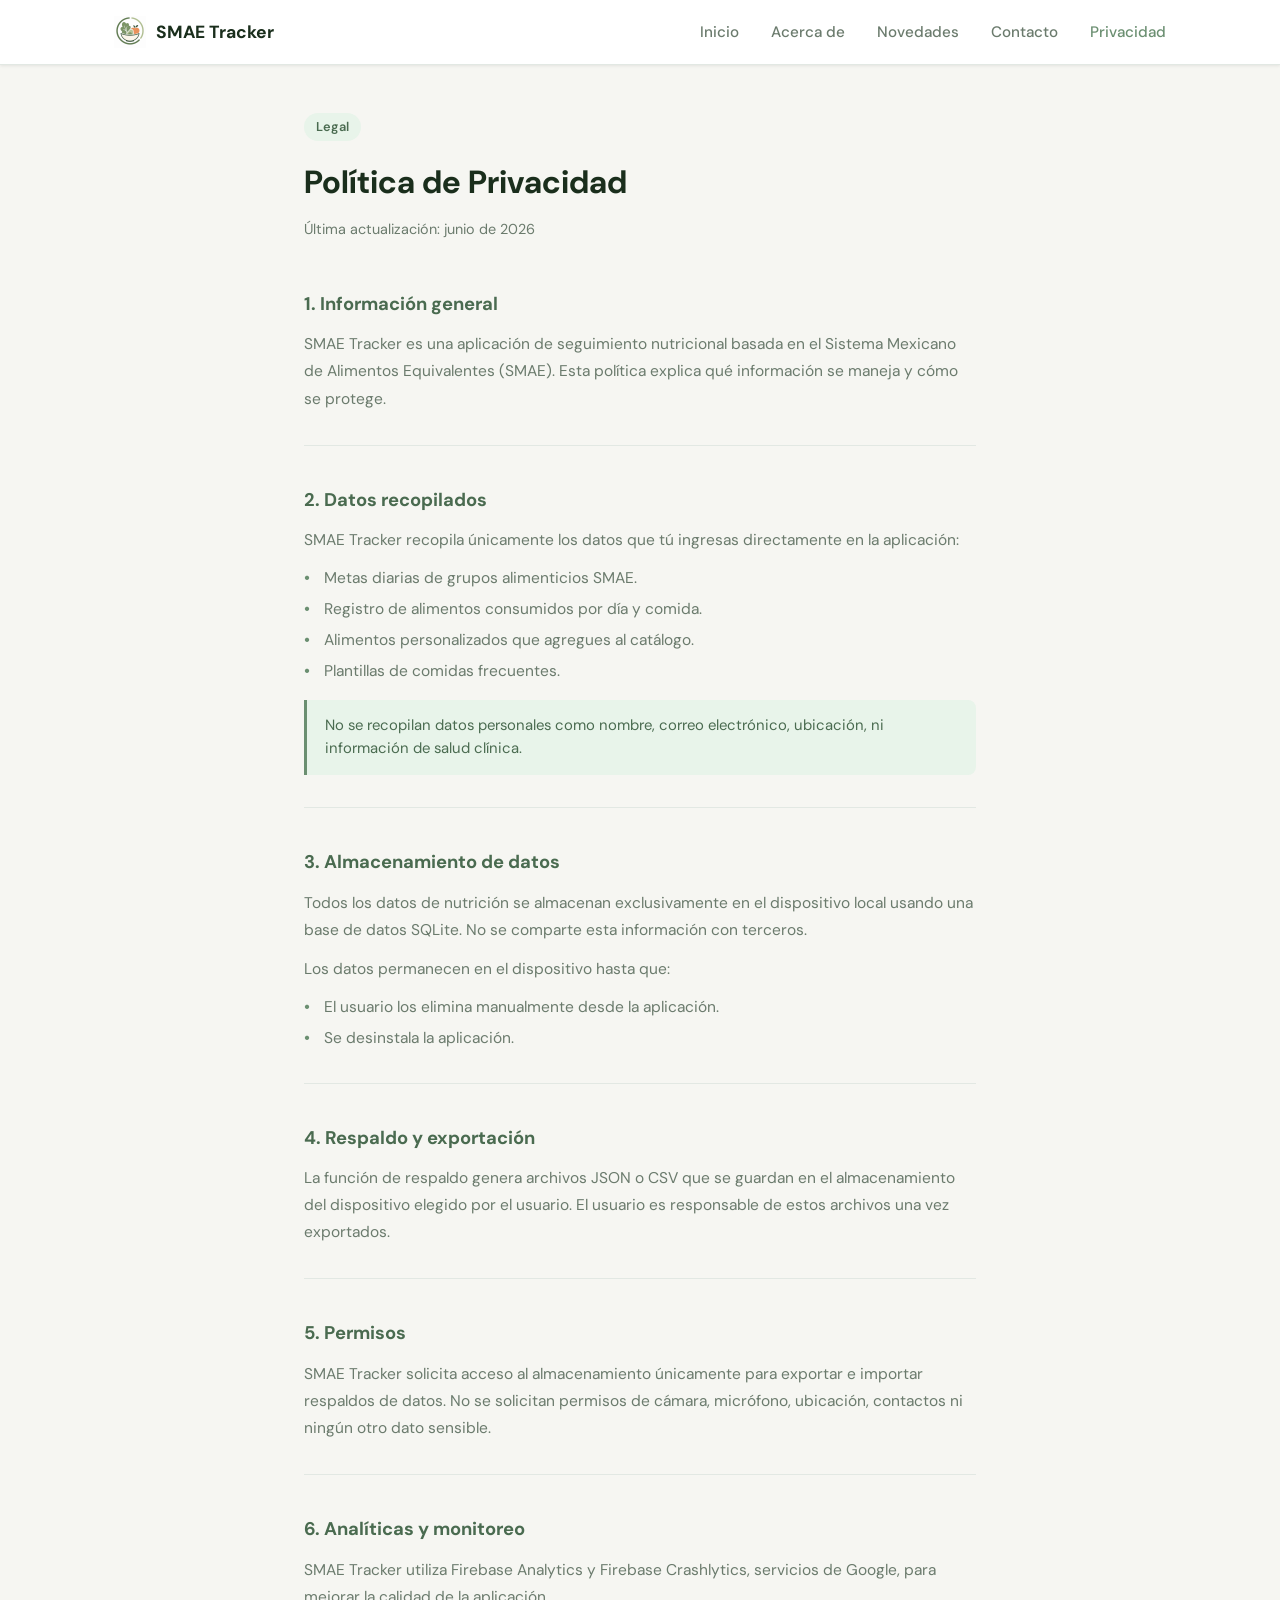
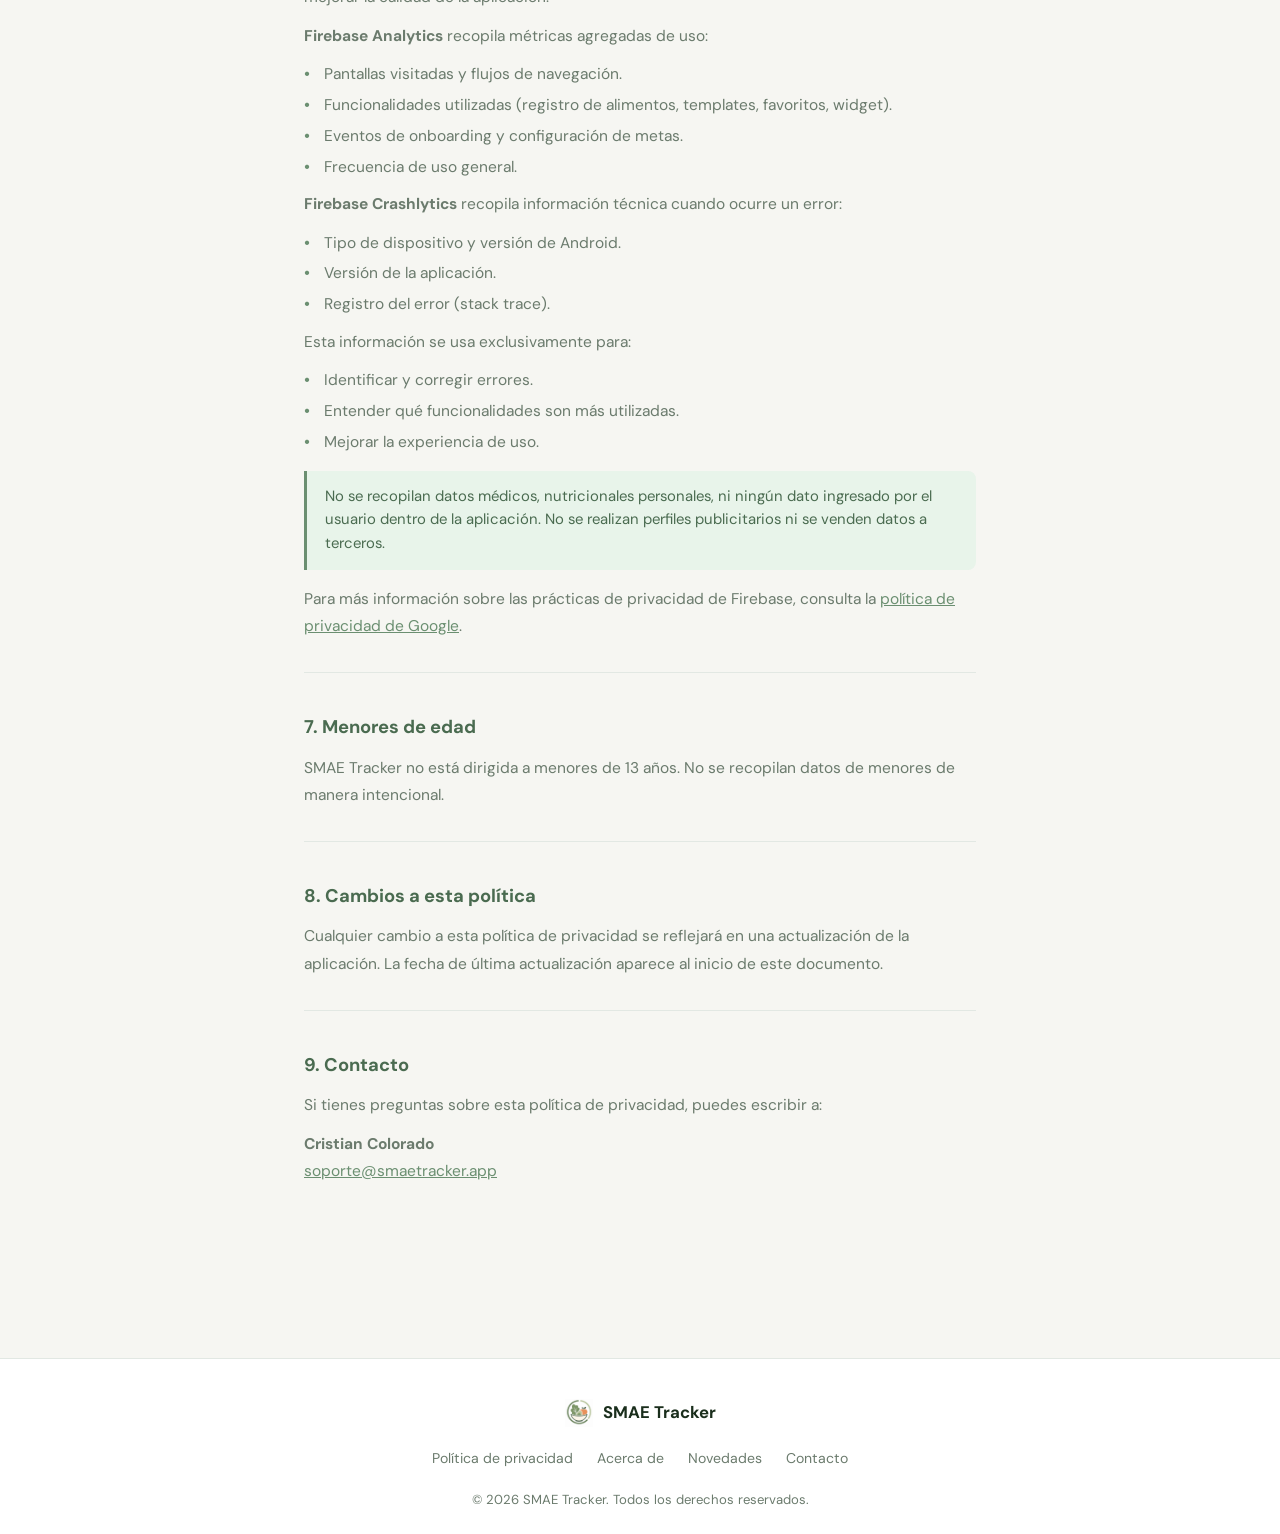
<file: gh-pages/privacy-policy.html>
<!DOCTYPE html>
<html lang="es">
<head>
  <meta charset="UTF-8"/>
  <meta name="viewport" content="width=device-width, initial-scale=1.0"/>
  <title>Política de Privacidad — SMAE Tracker</title>
  <meta name="description" content="Política de privacidad de SMAE Tracker. Conoce cómo se manejan tus datos."/>
  <link rel="icon" type="image/png" href="assets/favicon.png"/>
  <link rel="apple-touch-icon" href="assets/apple-touch-icon.png"/>
  <link rel="stylesheet" href="css/styles.css"/>
  <style>
    .policy { max-width: 720px; margin: 0 auto; padding: 48px 24px 80px; }
    .policy h1 { font-size: 2rem; margin-bottom: 8px; }
    .policy .updated { font-size: .9rem; color: var(--text-muted); margin-bottom: 48px; }
    .policy h2 { font-size: 1.15rem; font-weight: 700; margin: 40px 0 12px; color: var(--sage-dark); }
    .policy p  { font-size: .97rem; color: var(--text-muted); margin-bottom: 12px; line-height: 1.75; }
    .policy ul { margin: 8px 0 12px 0; display: flex; flex-direction: column; gap: 6px; }
    .policy ul li { font-size: .97rem; color: var(--text-muted); padding-left: 20px; position: relative; line-height: 1.6; }
    .policy ul li::before { content: "•"; color: var(--sage); position: absolute; left: 0; font-weight: 700; }
    .policy a { color: var(--sage); text-decoration: underline; }
    .policy a:hover { color: var(--sage-dark); }
    .policy hr { border: none; border-top: 1px solid var(--border); margin: 32px 0; }
    .policy .highlight {
      background: #E8F4EA; border-left: 3px solid var(--sage);
      border-radius: 0 8px 8px 0; padding: 14px 18px; margin: 16px 0;
      font-size: .93rem; color: var(--sage-dark);
    }
  </style>
</head>
<body>

  <nav class="nav">
    <div class="nav__inner">
      <a href="index.html" class="nav__brand">
        <img src="assets/logo.png" alt="SMAE Tracker"/>
        SMAE Tracker
      </a>
      <ul class="nav__links">
        <li><a href="index.html"          data-nav>Inicio</a></li>
        <li><a href="about.html"          data-nav>Acerca de</a></li>
        <li><a href="changelog.html"      data-nav>Novedades</a></li>
        <li><a href="contact.html"        data-nav>Contacto</a></li>
        <li><a href="privacy-policy.html" data-nav>Privacidad</a></li>
      </ul>
      <button class="nav__toggle" id="nav-toggle" aria-label="Menú" aria-expanded="false">
        <svg width="22" height="22" fill="none" stroke="currentColor" stroke-width="2" stroke-linecap="round">
          <line x1="3" y1="6"  x2="19" y2="6"/>
          <line x1="3" y1="11" x2="19" y2="11"/>
          <line x1="3" y1="16" x2="19" y2="16"/>
        </svg>
      </button>
    </div>
    <div class="nav__mobile" id="nav-mobile">
      <a href="index.html"          data-nav>Inicio</a>
      <a href="about.html"          data-nav>Acerca de</a>
      <a href="changelog.html"      data-nav>Novedades</a>
      <a href="contact.html"        data-nav>Contacto</a>
      <a href="privacy-policy.html" data-nav>Privacidad</a>
    </div>
  </nav>

  <main>
    <article class="policy">

      <div class="badge">Legal</div>
      <h1>Política de Privacidad</h1>
      <p class="updated">Última actualización: junio de 2026</p>

      <h2>1. Información general</h2>
      <p>SMAE Tracker es una aplicación de seguimiento nutricional basada en el Sistema Mexicano de Alimentos Equivalentes (SMAE). Esta política explica qué información se maneja y cómo se protege.</p>

      <hr/>

      <h2>2. Datos recopilados</h2>
      <p>SMAE Tracker recopila únicamente los datos que tú ingresas directamente en la aplicación:</p>
      <ul>
        <li>Metas diarias de grupos alimenticios SMAE.</li>
        <li>Registro de alimentos consumidos por día y comida.</li>
        <li>Alimentos personalizados que agregues al catálogo.</li>
        <li>Plantillas de comidas frecuentes.</li>
      </ul>
      <div class="highlight">No se recopilan datos personales como nombre, correo electrónico, ubicación, ni información de salud clínica.</div>

      <hr/>

      <h2>3. Almacenamiento de datos</h2>
      <p>Todos los datos de nutrición se almacenan exclusivamente en el dispositivo local usando una base de datos SQLite. No se comparte esta información con terceros.</p>
      <p>Los datos permanecen en el dispositivo hasta que:</p>
      <ul>
        <li>El usuario los elimina manualmente desde la aplicación.</li>
        <li>Se desinstala la aplicación.</li>
      </ul>

      <hr/>

      <h2>4. Respaldo y exportación</h2>
      <p>La función de respaldo genera archivos JSON o CSV que se guardan en el almacenamiento del dispositivo elegido por el usuario. El usuario es responsable de estos archivos una vez exportados.</p>

      <hr/>

      <h2>5. Permisos</h2>
      <p>SMAE Tracker solicita acceso al almacenamiento únicamente para exportar e importar respaldos de datos. No se solicitan permisos de cámara, micrófono, ubicación, contactos ni ningún otro dato sensible.</p>

      <hr/>

      <h2>6. Analíticas y monitoreo</h2>
      <p>SMAE Tracker utiliza Firebase Analytics y Firebase Crashlytics, servicios de Google, para mejorar la calidad de la aplicación.</p>
      <p><strong>Firebase Analytics</strong> recopila métricas agregadas de uso:</p>
      <ul>
        <li>Pantallas visitadas y flujos de navegación.</li>
        <li>Funcionalidades utilizadas (registro de alimentos, templates, favoritos, widget).</li>
        <li>Eventos de onboarding y configuración de metas.</li>
        <li>Frecuencia de uso general.</li>
      </ul>
      <p><strong>Firebase Crashlytics</strong> recopila información técnica cuando ocurre un error:</p>
      <ul>
        <li>Tipo de dispositivo y versión de Android.</li>
        <li>Versión de la aplicación.</li>
        <li>Registro del error (stack trace).</li>
      </ul>
      <p>Esta información se usa exclusivamente para:</p>
      <ul>
        <li>Identificar y corregir errores.</li>
        <li>Entender qué funcionalidades son más utilizadas.</li>
        <li>Mejorar la experiencia de uso.</li>
      </ul>
      <div class="highlight">No se recopilan datos médicos, nutricionales personales, ni ningún dato ingresado por el usuario dentro de la aplicación. No se realizan perfiles publicitarios ni se venden datos a terceros.</div>
      <p>Para más información sobre las prácticas de privacidad de Firebase, consulta la <a href="https://policies.google.com/privacy" target="_blank" rel="noopener">política de privacidad de Google</a>.</p>

      <hr/>

      <h2>7. Menores de edad</h2>
      <p>SMAE Tracker no está dirigida a menores de 13 años. No se recopilan datos de menores de manera intencional.</p>

      <hr/>

      <h2>8. Cambios a esta política</h2>
      <p>Cualquier cambio a esta política de privacidad se reflejará en una actualización de la aplicación. La fecha de última actualización aparece al inicio de este documento.</p>

      <hr/>

      <h2>9. Contacto</h2>
      <p>Si tienes preguntas sobre esta política de privacidad, puedes escribir a:</p>
      <p><strong>Cristian Colorado</strong><br/>
      <a href="mailto:soporte@smaetracker.app">soporte@smaetracker.app</a></p>

    </article>
  </main>

  <footer class="footer">
    <div class="footer__inner">
      <div class="footer__brand">
        <img src="assets/logo.png" alt="SMAE Tracker"/>
        SMAE Tracker
      </div>
      <nav class="footer__links">
        <a href="privacy-policy.html">Política de privacidad</a>
        <a href="about.html">Acerca de</a>
        <a href="changelog.html">Novedades</a>
        <a href="contact.html">Contacto</a>
      </nav>
      <p class="footer__copy">© 2026 SMAE Tracker. Todos los derechos reservados.</p>
    </div>
  </footer>

  <script src="js/main.js"></script>
</body>
</html>
</file>
<file: gh-pages/css/styles.css>
@import url('https://fonts.googleapis.com/css2?family=DM+Sans:opsz,wght@9..40,300;9..40,400;9..40,500;9..40,600;9..40,700&display=swap');

/* ── Variables ──────────────────────────────────────────────────────────────── */
:root {
  --sage:        #6B8F71;
  --sage-muted:  #A4C3A2;
  --sage-dark:   #4A6B50;
  --sand:        #DDB892;
  --surface:     #F6F6F2;
  --white:       #FFFFFF;
  --text:        #1A2E1C;
  --text-muted:  #6B7B6D;
  --border:      #E2E8E3;
  --shadow-sm:   0 1px 3px rgba(0,0,0,.08);
  --shadow-md:   0 4px 16px rgba(0,0,0,.10);
  --radius-sm:   8px;
  --radius-md:   14px;
  --radius-lg:   20px;
  --radius-full: 9999px;
}

/* ── Reset ──────────────────────────────────────────────────────────────────── */
*, *::before, *::after { box-sizing: border-box; margin: 0; padding: 0; }
html  { scroll-behavior: smooth; -webkit-text-size-adjust: 100%; }
body  { font-family: 'DM Sans', system-ui, sans-serif; background: var(--surface); color: var(--text); line-height: 1.6; }
img   { display: block; max-width: 100%; }
a     { color: inherit; text-decoration: none; }
ul    { list-style: none; }

/* ── Navigation ─────────────────────────────────────────────────────────────── */
.nav {
  position: sticky;
  top: 0;
  z-index: 100;
  background: var(--white);
  border-bottom: 1px solid var(--border);
  box-shadow: var(--shadow-sm);
}
.nav__inner {
  max-width: 1100px;
  margin: 0 auto;
  padding: 0 24px;
  height: 64px;
  display: flex;
  align-items: center;
  justify-content: space-between;
  gap: 24px;
}
.nav__brand {
  display: flex;
  align-items: center;
  gap: 10px;
  font-weight: 700;
  font-size: 1.1rem;
  color: var(--text);
}
.nav__brand img { width: 32px; height: 32px; }
.nav__links {
  display: flex;
  align-items: center;
  gap: 32px;
}
.nav__links a {
  font-size: .95rem;
  font-weight: 500;
  color: var(--text-muted);
  transition: color .15s;
}
.nav__links a:hover,
.nav__links a.active { color: var(--sage); }
.nav__toggle {
  display: none;
  background: none;
  border: none;
  cursor: pointer;
  padding: 4px;
  color: var(--text);
}
.nav__mobile {
  display: none;
  flex-direction: column;
  gap: 4px;
  padding: 12px 24px 16px;
  background: var(--white);
  border-top: 1px solid var(--border);
}
.nav__mobile.open { display: flex; }
.nav__mobile a {
  font-size: 1rem;
  font-weight: 500;
  color: var(--text-muted);
  padding: 10px 0;
  border-bottom: 1px solid var(--border);
  transition: color .15s;
}
.nav__mobile a:last-child { border-bottom: none; }
.nav__mobile a:hover,
.nav__mobile a.active { color: var(--sage); }

/* ── Footer ─────────────────────────────────────────────────────────────────── */
.footer {
  background: var(--white);
  border-top: 1px solid var(--border);
  padding: 40px 24px 24px;
  margin-top: 80px;
}
.footer__inner {
  max-width: 1100px;
  margin: 0 auto;
  display: flex;
  flex-direction: column;
  align-items: center;
  gap: 20px;
  text-align: center;
}
.footer__brand {
  display: flex;
  align-items: center;
  gap: 10px;
  font-weight: 700;
  font-size: 1.05rem;
}
.footer__brand img { width: 28px; height: 28px; }
.footer__links {
  display: flex;
  flex-wrap: wrap;
  justify-content: center;
  gap: 8px 24px;
}
.footer__links a {
  font-size: .88rem;
  color: var(--text-muted);
  transition: color .15s;
}
.footer__links a:hover { color: var(--sage); }
.footer__copy {
  font-size: .82rem;
  color: var(--text-muted);
}

/* ── Buttons ─────────────────────────────────────────────────────────────────── */
.btn {
  display: inline-flex;
  align-items: center;
  gap: 8px;
  font-family: inherit;
  font-size: .95rem;
  font-weight: 600;
  padding: 12px 24px;
  border-radius: var(--radius-full);
  border: 2px solid transparent;
  cursor: pointer;
  transition: opacity .15s, transform .1s;
  text-decoration: none;
}
.btn:hover   { opacity: .88; transform: translateY(-1px); }
.btn:active  { transform: translateY(0); }
.btn--primary  { background: var(--sage); color: var(--white); }
.btn--outline  { border-color: var(--sage); color: var(--sage); background: transparent; }
.btn--disabled { opacity: .45; pointer-events: none; }
.btn--lg { font-size: 1.05rem; padding: 14px 32px; }

/* ── Cards ───────────────────────────────────────────────────────────────────── */
.card {
  background: var(--white);
  border-radius: var(--radius-lg);
  box-shadow: var(--shadow-sm);
  padding: 24px;
}

/* ── Section ─────────────────────────────────────────────────────────────────── */
.section { padding: 64px 24px; }
.section__inner { max-width: 1100px; margin: 0 auto; }
.section__title {
  font-size: 1.75rem;
  font-weight: 700;
  text-align: center;
  margin-bottom: 8px;
}
.section__subtitle {
  font-size: 1.05rem;
  color: var(--text-muted);
  text-align: center;
  margin-bottom: 48px;
}

/* ── Badge ───────────────────────────────────────────────────────────────────── */
.badge {
  display: inline-block;
  background: #E8F4EA;
  color: var(--sage-dark);
  font-size: .8rem;
  font-weight: 600;
  padding: 4px 12px;
  border-radius: var(--radius-full);
  margin-bottom: 16px;
}

/* ── Responsive ──────────────────────────────────────────────────────────────── */
@media (max-width: 768px) {
  .nav__links  { display: none; }
  .nav__toggle { display: flex; }
  .section { padding: 48px 20px; }
  .section__title { font-size: 1.5rem; }
}
</file>
